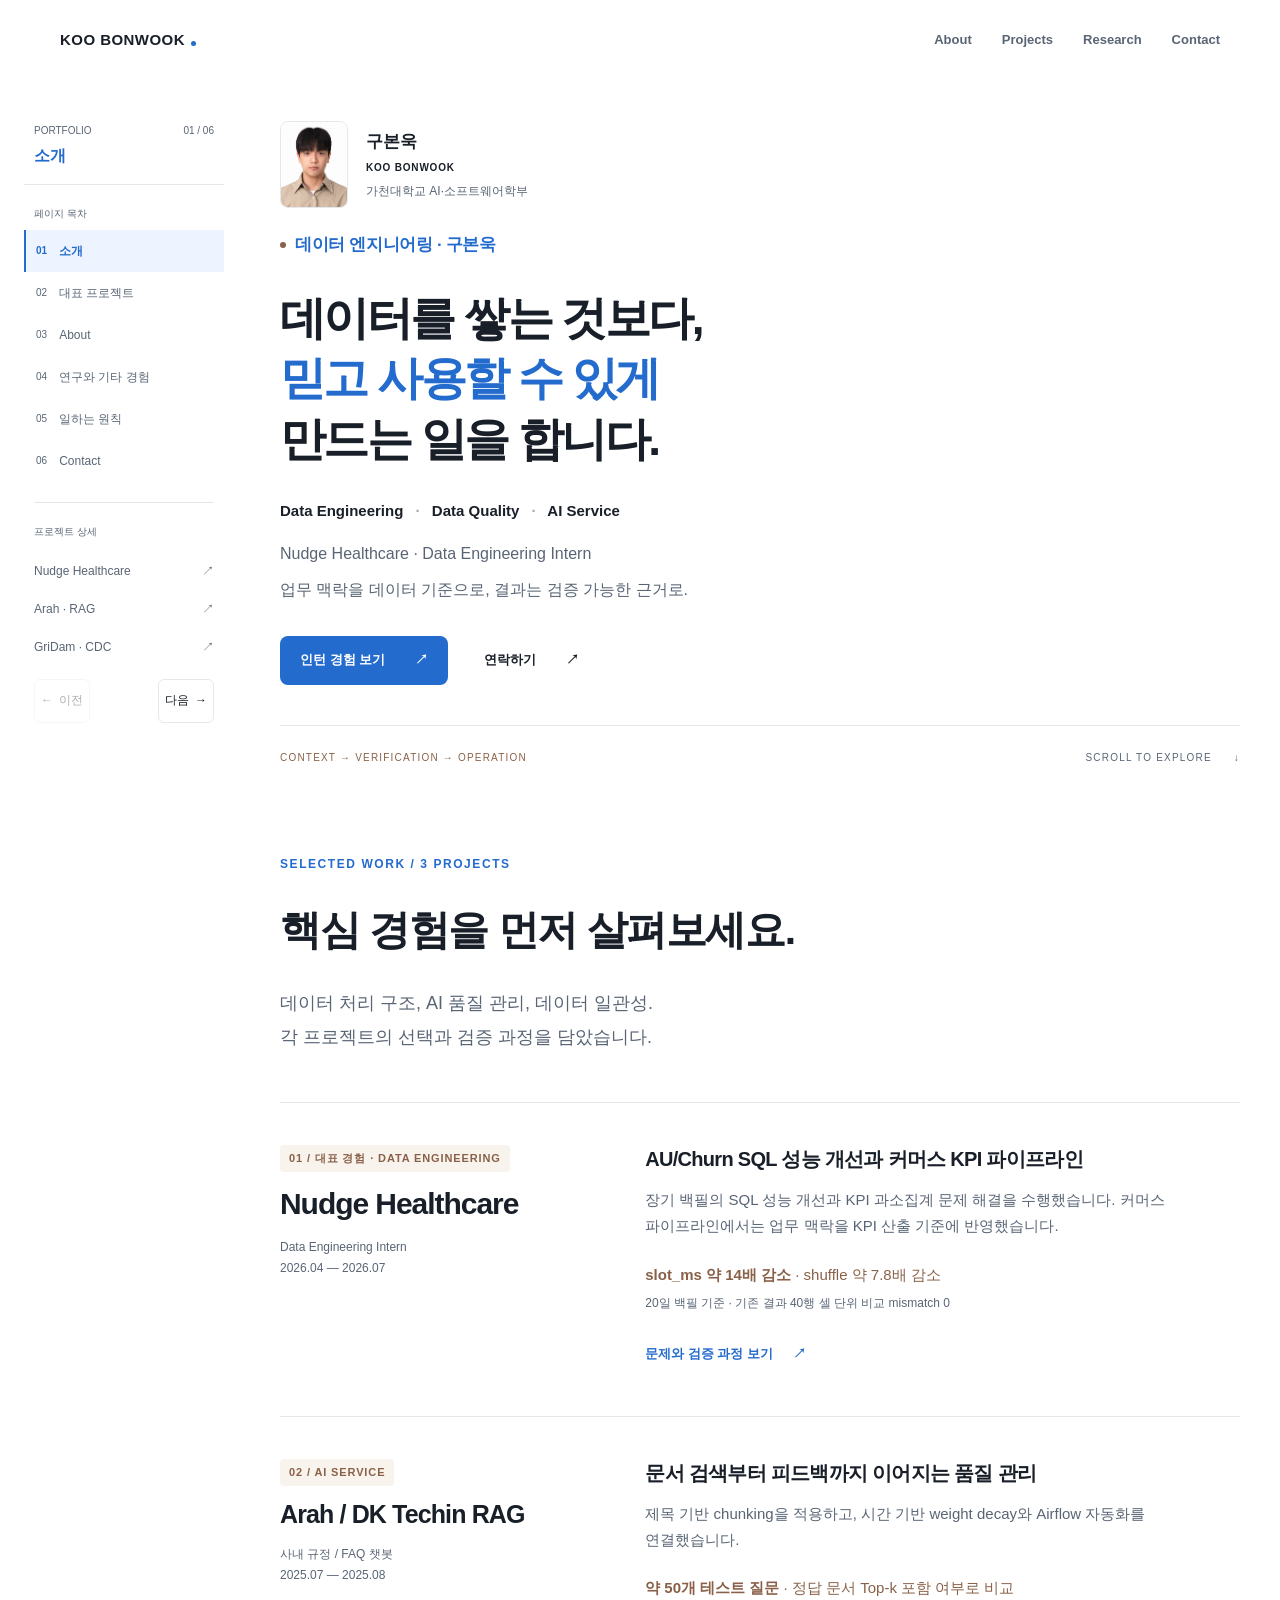
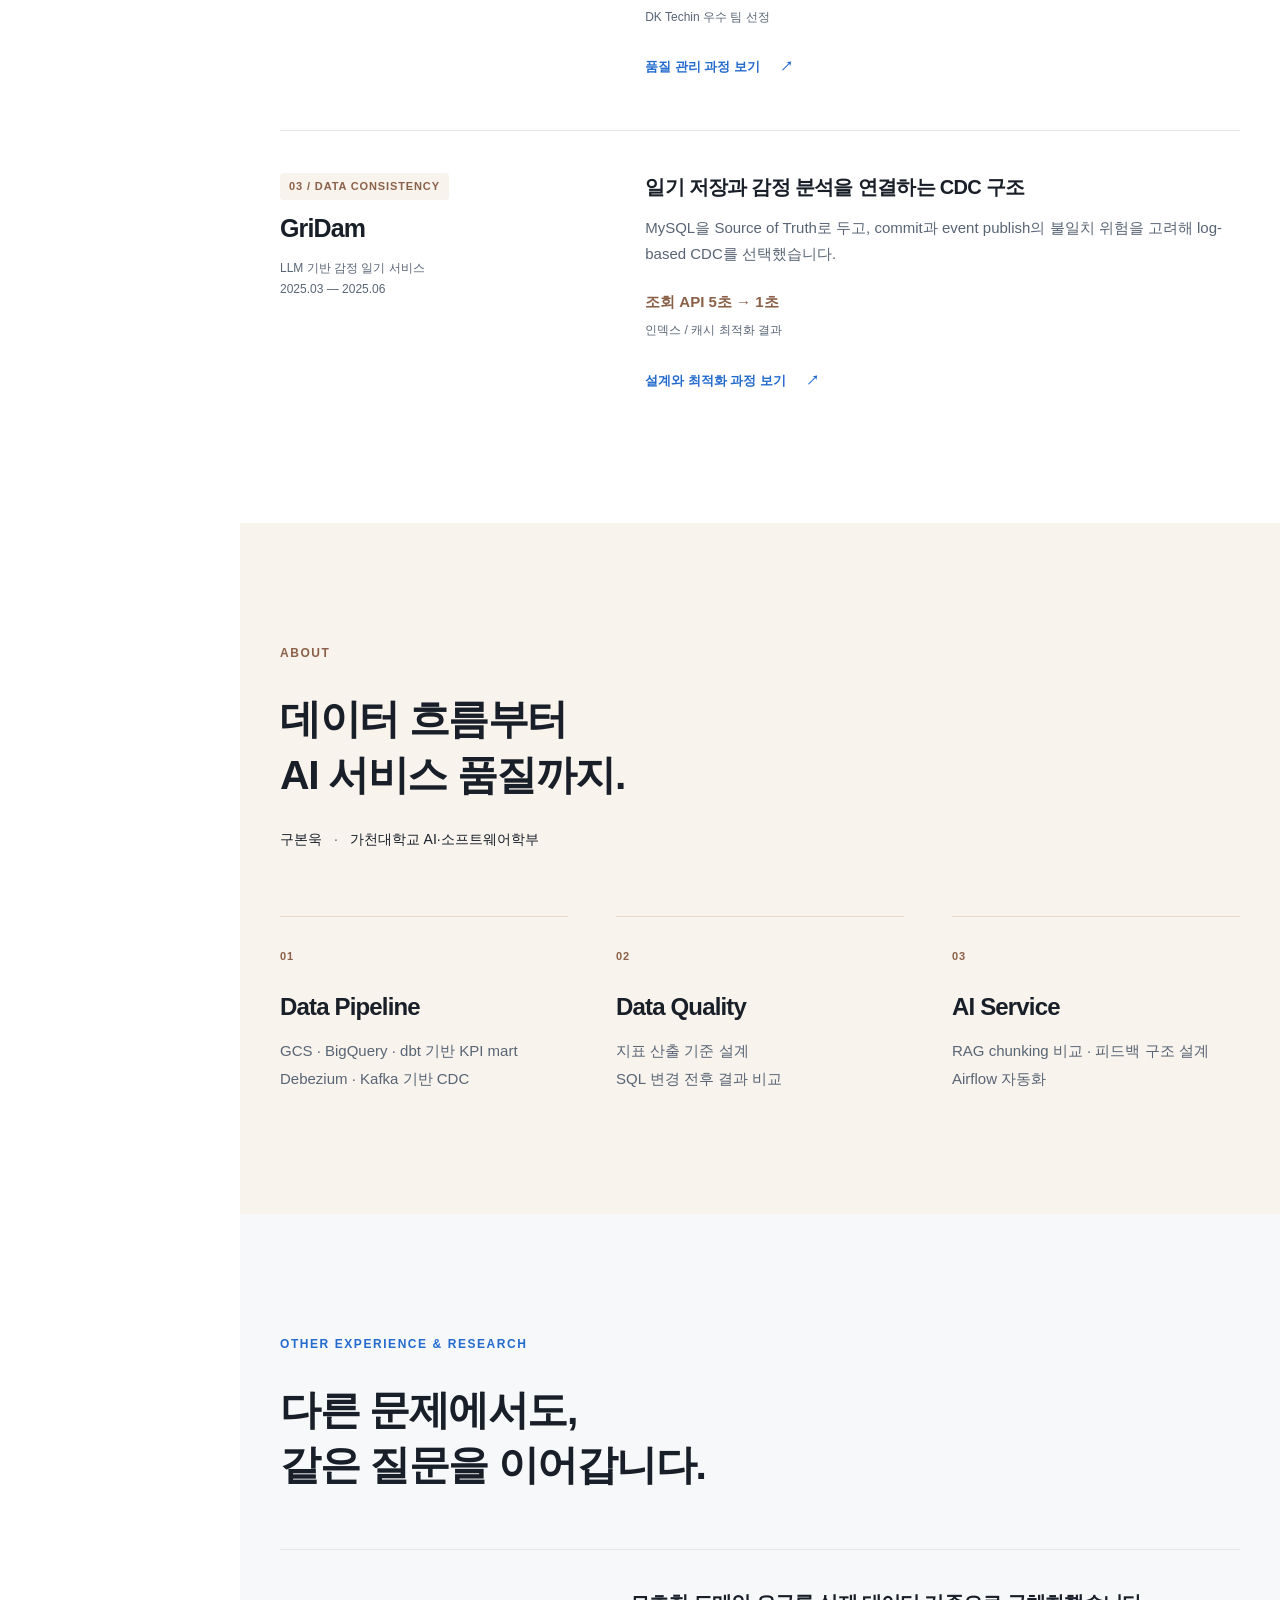
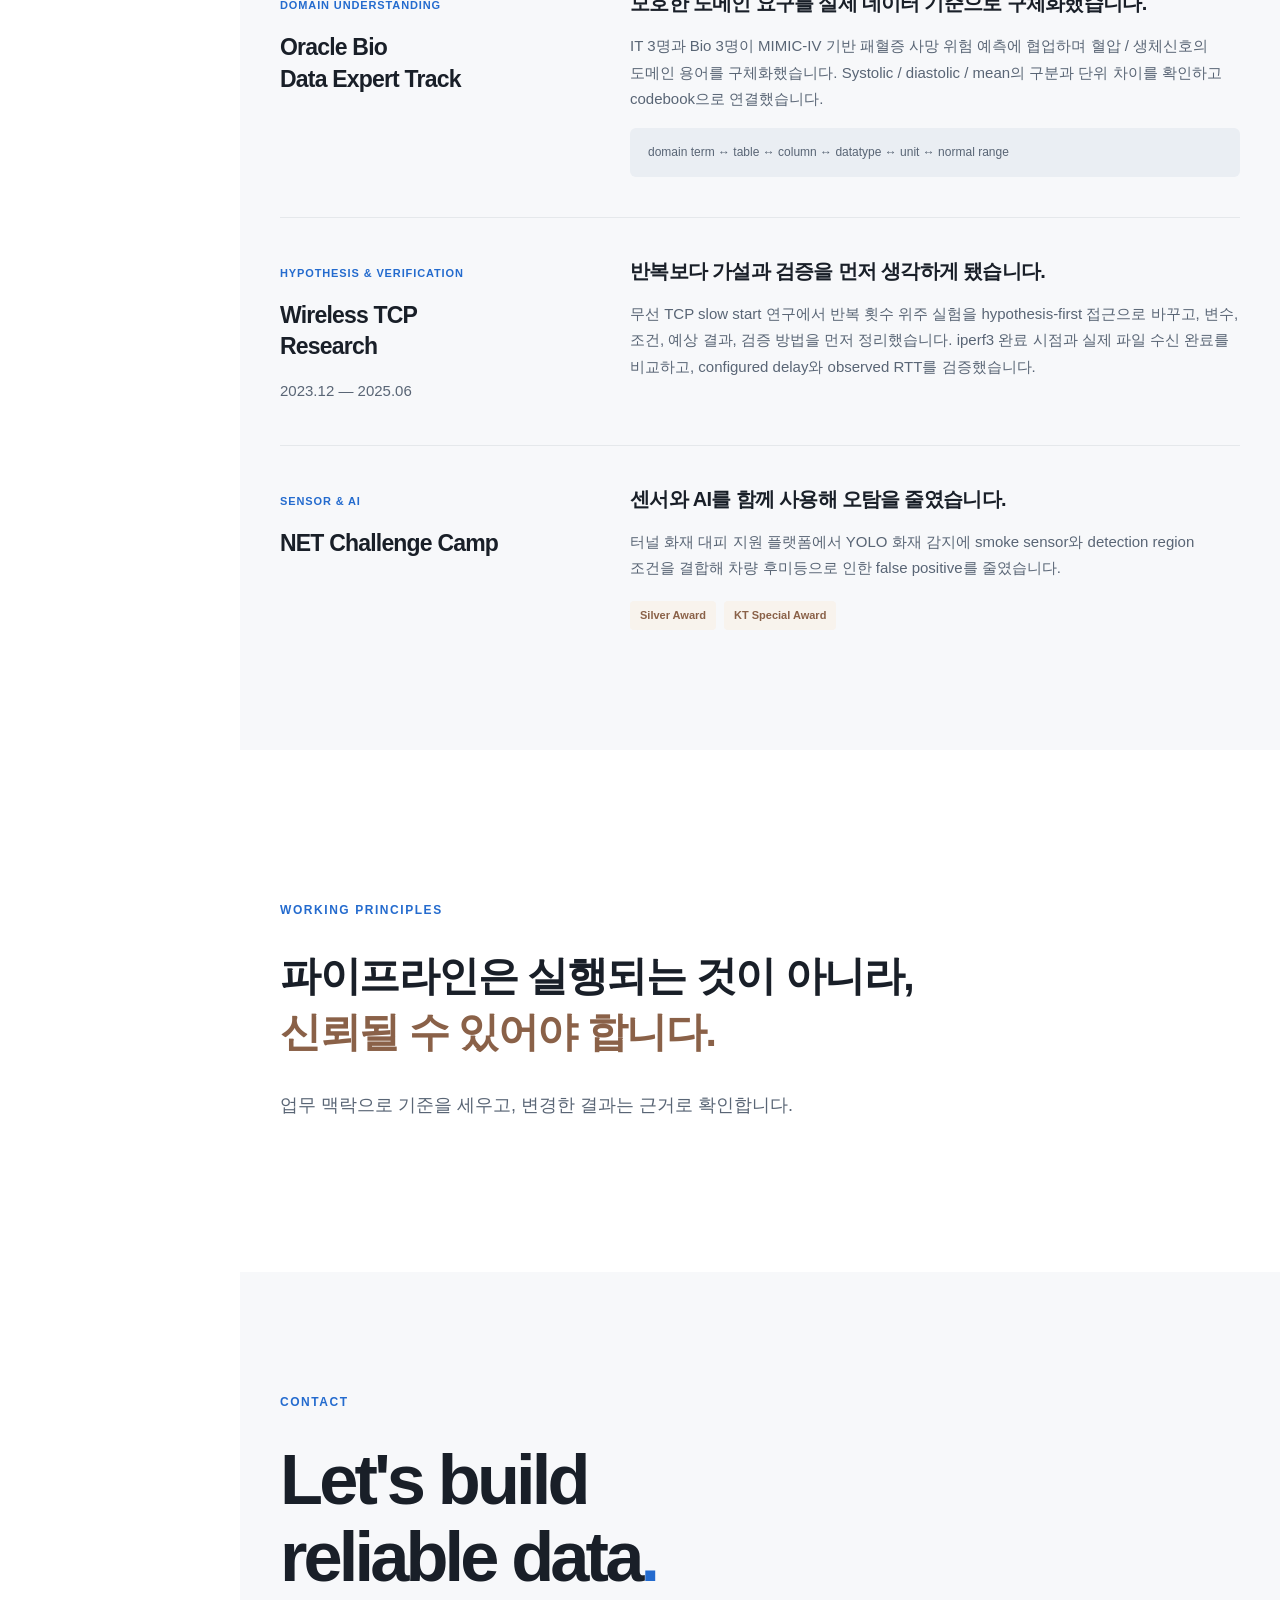
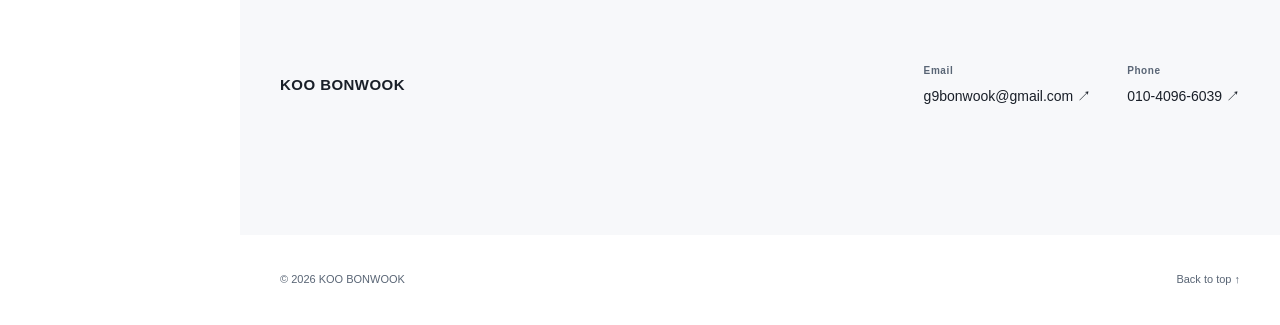
<file: index.html>
<!doctype html>
<html lang="ko">
  <head>
    <meta charset="utf-8">
    <meta name="viewport" content="width=device-width, initial-scale=1">
    <title>KOO BONWOOK | Data Engineering Portfolio</title>
    <meta name="description" content="Data Engineering, Data Quality, AI Service를 중심으로 데이터 파이프라인과 AI 서비스를 설계한 구본욱의 포트폴리오입니다.">
    <meta name="theme-color" content="#ffffff">
    <meta property="og:type" content="website">
    <meta property="og:title" content="KOO BONWOOK | Data Engineering Portfolio">
    <meta property="og:description" content="Data Engineering, Data Quality, AI Service를 중심으로 데이터 파이프라인과 AI 서비스를 설계한 구본욱의 포트폴리오입니다.">
    <meta property="og:locale" content="ko_KR">
    <link rel="stylesheet" href="css/style.css?v=4731fe007e62">
    <script src="js/main.js?v=7a9b4fb13cc6" defer></script>
  </head>
  <body class="home-page">
    <a class="skip-link" href="#main">본문으로 바로 가기</a>
    <header class="site-header">
      <div class="header-inner">
        <a class="wordmark" href="#home" aria-label="KOO BONWOOK 홈">KOO BONWOOK<span class="brand-dot" aria-hidden="true"></span></a>
        <button class="menu-toggle" type="button" aria-expanded="false" aria-controls="navigation" aria-label="메뉴 열기"><span></span><span></span></button>
        <nav id="navigation" aria-label="주 메뉴">
          <a href="#about">About</a><a href="#work">Projects</a><a href="#research">Research</a><a href="#contact">Contact</a>
        </nav>
      </div>
    </header>
    <aside class="reading-guide" aria-label="포트폴리오 목차" data-context="PORTFOLIO">
      <div class="reading-status">
        <span class="reading-caption">PORTFOLIO</span><span class="reading-count">01 / 06</span><strong class="reading-title">소개</strong>
      </div>
      <nav class="toc-navigation" aria-label="프로젝트와 본문 목차">
        <p class="toc-caption">페이지 목차</p>
        <ol class="toc-list">
          <li>
            <a href="#home" data-section data-label="소개" data-nav=""><span>01</span>소개</a>
          </li>
          <li>
            <a href="#work" data-section data-label="대표 프로젝트" data-nav="work"><span>02</span>대표 프로젝트</a>
          </li>
          <li>
            <a href="#about" data-section data-label="About" data-nav="about"><span>03</span>About</a>
          </li>
          <li>
            <a href="#research" data-section data-label="연구와 기타 경험" data-nav="research"><span>04</span>연구와 기타 경험</a>
          </li>
          <li>
            <a href="#principles" data-section data-label="일하는 원칙" data-nav=""><span>05</span>일하는 원칙</a>
          </li>
          <li>
            <a href="#contact" data-section data-label="Contact" data-nav="contact"><span>06</span>Contact</a>
          </li>
        </ol>
        <p class="toc-caption">프로젝트 상세</p>
        <ul class="project-navigation">
          <li>
            <a href="projects/nudge.html?v=5d5d25ad497e">Nudge Healthcare <span aria-hidden="true">↗</span></a>
          </li>
          <li>
            <a href="projects/arah.html?v=5d5d25ad497e">Arah · RAG <span aria-hidden="true">↗</span></a>
          </li>
          <li>
            <a href="projects/gridam.html?v=5d5d25ad497e">GriDam · CDC <span aria-hidden="true">↗</span></a>
          </li>
        </ul>
      </nav>
      <div class="reading-controls">
        <label class="sr-only" for="section-select">본문 목차 또는 다른 프로젝트로 이동</label>
        <select id="section-select">
          <optgroup label="현재 페이지">
            <option value="#home">01 / 소개</option>
            <option value="#work">02 / 대표 프로젝트</option>
            <option value="#about">03 / About</option>
            <option value="#research">04 / 연구와 기타 경험</option>
            <option value="#principles">05 / 일하는 원칙</option>
            <option value="#contact">06 / Contact</option>
          </optgroup>
          <optgroup label="프로젝트 이동">
            <option value="projects/nudge.html?v=5d5d25ad497e">Nudge Healthcare</option>
            <option value="projects/arah.html?v=5d5d25ad497e">Arah · RAG</option>
            <option value="projects/gridam.html?v=5d5d25ad497e">GriDam · CDC</option>
          </optgroup>
        </select>
        <div class="reading-pagination">
          <a class="reading-previous" href="#home" aria-disabled="true" tabindex="-1" aria-label="이전 항목 없음">← <span>이전</span></a><a class="reading-next" href="#work" aria-label="다음: 대표 프로젝트"><span>다음</span> →</a>
        </div>
      </div>
    </aside>
    <main id="main">
      <section class="hero container" id="home" aria-labelledby="hero-title">
        <div class="hero-content">
          <div class="hero-profile">
            <img class="profile-photo" src="assets/images/common/bonwook-profile.png" alt="구본욱 프로필 사진" width="1106" height="1422" fetchpriority="high">
            <div>
              <p class="profile-name">구본욱 <span>KOO BONWOOK</span></p><p class="profile-affiliation">가천대학교 AI·소프트웨어학부</p>
            </div>
          </div>
          <p class="eyebrow"><span class="status-dot" aria-hidden="true"></span> 데이터 엔지니어링 · 구본욱</p>
          <h1 id="hero-title">데이터를 쌓는 것보다,<br><span class="accent">믿고 사용할 수 있게</span><br>만드는 일을 합니다.</h1>
          <p class="hero-specialties">Data Engineering <span>·</span> Data Quality <span>·</span> AI Service</p>
          <p class="hero-description"><span class="hero-experience">Nudge Healthcare · Data Engineering Intern</span>업무 맥락을 데이터 기준으로, 결과는 검증 가능한 근거로.</p>
          <div class="hero-actions">
            <a class="button button-primary" href="projects/nudge.html?v=5d5d25ad497e">인턴 경험 보기 <span aria-hidden="true">↗</span></a><a class="button button-text" href="#contact">연락하기 <span aria-hidden="true">↗</span></a>
          </div>
        </div>
        <div class="hero-bottom">
          <span>CONTEXT → VERIFICATION → OPERATION</span><a href="#work" aria-label="대표 프로젝트로 이동">SCROLL TO EXPLORE <span aria-hidden="true">↓</span></a>
        </div>
      </section>
      <section class="section selected-work" id="work" aria-labelledby="work-title">
        <div class="container">
          <p class="eyebrow">SELECTED WORK / 3 PROJECTS</p><h2 id="work-title">핵심 경험을 먼저 살펴보세요.</h2><p class="section-intro">데이터 처리 구조, AI 품질 관리, 데이터 일관성.<br>각 프로젝트의 선택과 검증 과정을 담았습니다.</p>
          <article class="work-row work-featured" id="experience">
            <div class="work-identity">
              <span class="small-index">01 / 대표 경험 · DATA ENGINEERING</span><h3><a href="projects/nudge.html?v=5d5d25ad497e">Nudge Healthcare</a></h3><p>Data Engineering Intern<br>2026.04 — 2026.07</p>
            </div>
            <div class="work-summary">
              <h4>AU/Churn SQL 성능 개선과 커머스 KPI 파이프라인</h4><p>장기 백필의 SQL 성능 개선과 KPI 과소집계 문제 해결을 수행했습니다. 커머스 파이프라인에서는 업무 맥락을 KPI 산출 기준에 반영했습니다.</p><p class="work-evidence"><strong>slot_ms 약 14배 감소</strong><span> · shuffle 약 7.8배 감소</span></p><p class="work-note">20일 백필 기준 · 기존 결과 40행 셀 단위 비교 mismatch 0</p><a class="detail-link" href="projects/nudge.html?v=5d5d25ad497e">문제와 검증 과정 보기 <span aria-hidden="true">↗</span></a>
            </div>
          </article>
          <article class="work-row" id="projects">
            <div class="work-identity">
              <span class="small-index">02 / AI SERVICE</span><h3><a href="projects/arah.html?v=5d5d25ad497e">Arah / DK Techin RAG</a></h3><p>사내 규정 / FAQ 챗봇<br>2025.07 — 2025.08</p>
            </div>
            <div class="work-summary">
              <h4>문서 검색부터 피드백까지 이어지는 품질 관리</h4><p>제목 기반 chunking을 적용하고, 시간 기반 weight decay와 Airflow 자동화를 연결했습니다.</p><p class="work-evidence"><strong>약 50개 테스트 질문</strong> · 정답 문서 Top-k 포함 여부로 비교</p><p class="work-note">DK Techin 우수 팀 선정</p><a class="detail-link" href="projects/arah.html?v=5d5d25ad497e">품질 관리 과정 보기 <span aria-hidden="true">↗</span></a>
            </div>
          </article>
          <article class="work-row" id="gridam">
            <div class="work-identity">
              <span class="small-index">03 / DATA CONSISTENCY</span><h3><a href="projects/gridam.html?v=5d5d25ad497e">GriDam</a></h3><p>LLM 기반 감정 일기 서비스<br>2025.03 — 2025.06</p>
            </div>
            <div class="work-summary">
              <h4>일기 저장과 감정 분석을 연결하는 CDC 구조</h4><p>MySQL을 Source of Truth로 두고, commit과 event publish의 불일치 위험을 고려해 log-based CDC를 선택했습니다.</p><p class="work-evidence"><strong>조회 API 5초 → 1초</strong></p><p class="work-note">인덱스 / 캐시 최적화 결과</p><a class="detail-link" href="projects/gridam.html?v=5d5d25ad497e">설계와 최적화 과정 보기 <span aria-hidden="true">↗</span></a>
            </div>
          </article>
        </div>
      </section>
      <section class="section section-soft" id="about" aria-labelledby="about-title">
        <div class="container reveal">
          <p class="eyebrow">ABOUT</p>
          <h2 id="about-title">데이터 흐름부터<br>AI 서비스 품질까지.</h2>
          <p class="profile-line">구본욱 <span>·</span> 가천대학교 AI·소프트웨어학부</p>
          <div class="expertise-grid">
            <div class="expertise">
              <span class="small-index">01</span><h3>Data Pipeline</h3><p>GCS · BigQuery · dbt 기반 KPI mart<br>Debezium · Kafka 기반 CDC</p>
            </div>
            <div class="expertise">
              <span class="small-index">02</span><h3>Data Quality</h3><p>지표 산출 기준 설계<br>SQL 변경 전후 결과 비교</p>
            </div>
            <div class="expertise">
              <span class="small-index">03</span><h3>AI Service</h3><p>RAG chunking 비교 · 피드백 구조 설계<br>Airflow 자동화</p>
            </div>
          </div>
        </div>
      </section>
      <section class="section section-soft" id="research" aria-labelledby="research-title">
        <div class="container reveal">
          <p class="eyebrow">OTHER EXPERIENCE & RESEARCH</p><h2 id="research-title">다른 문제에서도,<br>같은 질문을 이어갑니다.</h2>
          <article class="research-row">
            <div>
              <span class="small-index">DOMAIN UNDERSTANDING</span><h3>Oracle Bio <br>Data Expert Track</h3>
            </div>
            <div>
              <h4>모호한 도메인 요구를 실제 데이터 기준으로 구체화했습니다.</h4><p>IT 3명과 Bio 3명이 MIMIC-IV 기반 패혈증 사망 위험 예측에 협업하며 혈압 / 생체신호의 도메인 용어를 구체화했습니다. Systolic / diastolic / mean의 구분과 단위 차이를 확인하고 codebook으로 연결했습니다.</p><p class="codebook">domain term ↔ table ↔ column ↔ datatype ↔ unit ↔ normal range</p>
            </div>
          </article>
          <article class="research-row" id="tcp">
            <div>
              <span class="small-index">HYPOTHESIS & VERIFICATION</span><h3>Wireless TCP <br>Research</h3><p class="date">2023.12 — 2025.06</p>
            </div>
            <div>
              <h4>반복보다 가설과 검증을 먼저 생각하게 됐습니다.</h4><p>무선 TCP slow start 연구에서 반복 횟수 위주 실험을 hypothesis-first 접근으로 바꾸고, 변수, 조건, 예상 결과, 검증 방법을 먼저 정리했습니다. iperf3 완료 시점과 실제 파일 수신 완료를 비교하고, configured delay와 observed RTT를 검증했습니다.</p>
            </div>
          </article>
          <article class="research-row" id="net">
            <div>
              <span class="small-index">SENSOR & AI</span><h3>NET Challenge Camp</h3>
            </div>
            <div>
              <h4>센서와 AI를 함께 사용해 오탐을 줄였습니다.</h4><p>터널 화재 대피 지원 플랫폼에서 YOLO 화재 감지에 smoke sensor와 detection region 조건을 결합해 차량 후미등으로 인한 false positive를 줄였습니다.</p>
              <div class="award-list">
                <span class="badge">Silver Award</span><span class="badge">KT Special Award</span>
              </div>
            </div>
          </article>
        </div>
      </section>
      <section class="section principles" id="principles" aria-labelledby="principles-title">
        <div class="container reveal">
          <p class="eyebrow">WORKING PRINCIPLES</p><h2 id="principles-title">파이프라인은 실행되는 것이 아니라,<br><span class="accent">신뢰될 수 있어야 합니다.</span></h2>
          <p class="section-intro">업무 맥락으로 기준을 세우고, 변경한 결과는 근거로 확인합니다.</p>
        </div>
      </section>
      <section class="section contact section-soft" id="contact" aria-labelledby="contact-title">
        <div class="container reveal">
          <p class="eyebrow">CONTACT</p><h2 id="contact-title">Let's build<br>reliable data<span class="accent">.</span></h2>
          <div class="contact-bottom">
            <p class="wordmark">KOO BONWOOK</p>
            <div class="contact-links">
              <a href="mailto:g9bonwook@gmail.com"><span class="contact-label">Email</span>g9bonwook@gmail.com <span aria-hidden="true">↗</span></a>
              <a href="tel:+821040966039"><span class="contact-label">Phone</span>010-4096-6039 <span aria-hidden="true">↗</span></a>
            </div>
          </div>
        </div>
      </section>
    </main>
    <footer class="container site-footer">
      <span>© 2026 KOO BONWOOK</span><a href="#home">Back to top ↑</a>
    </footer>
  </body>
</html>
</file>
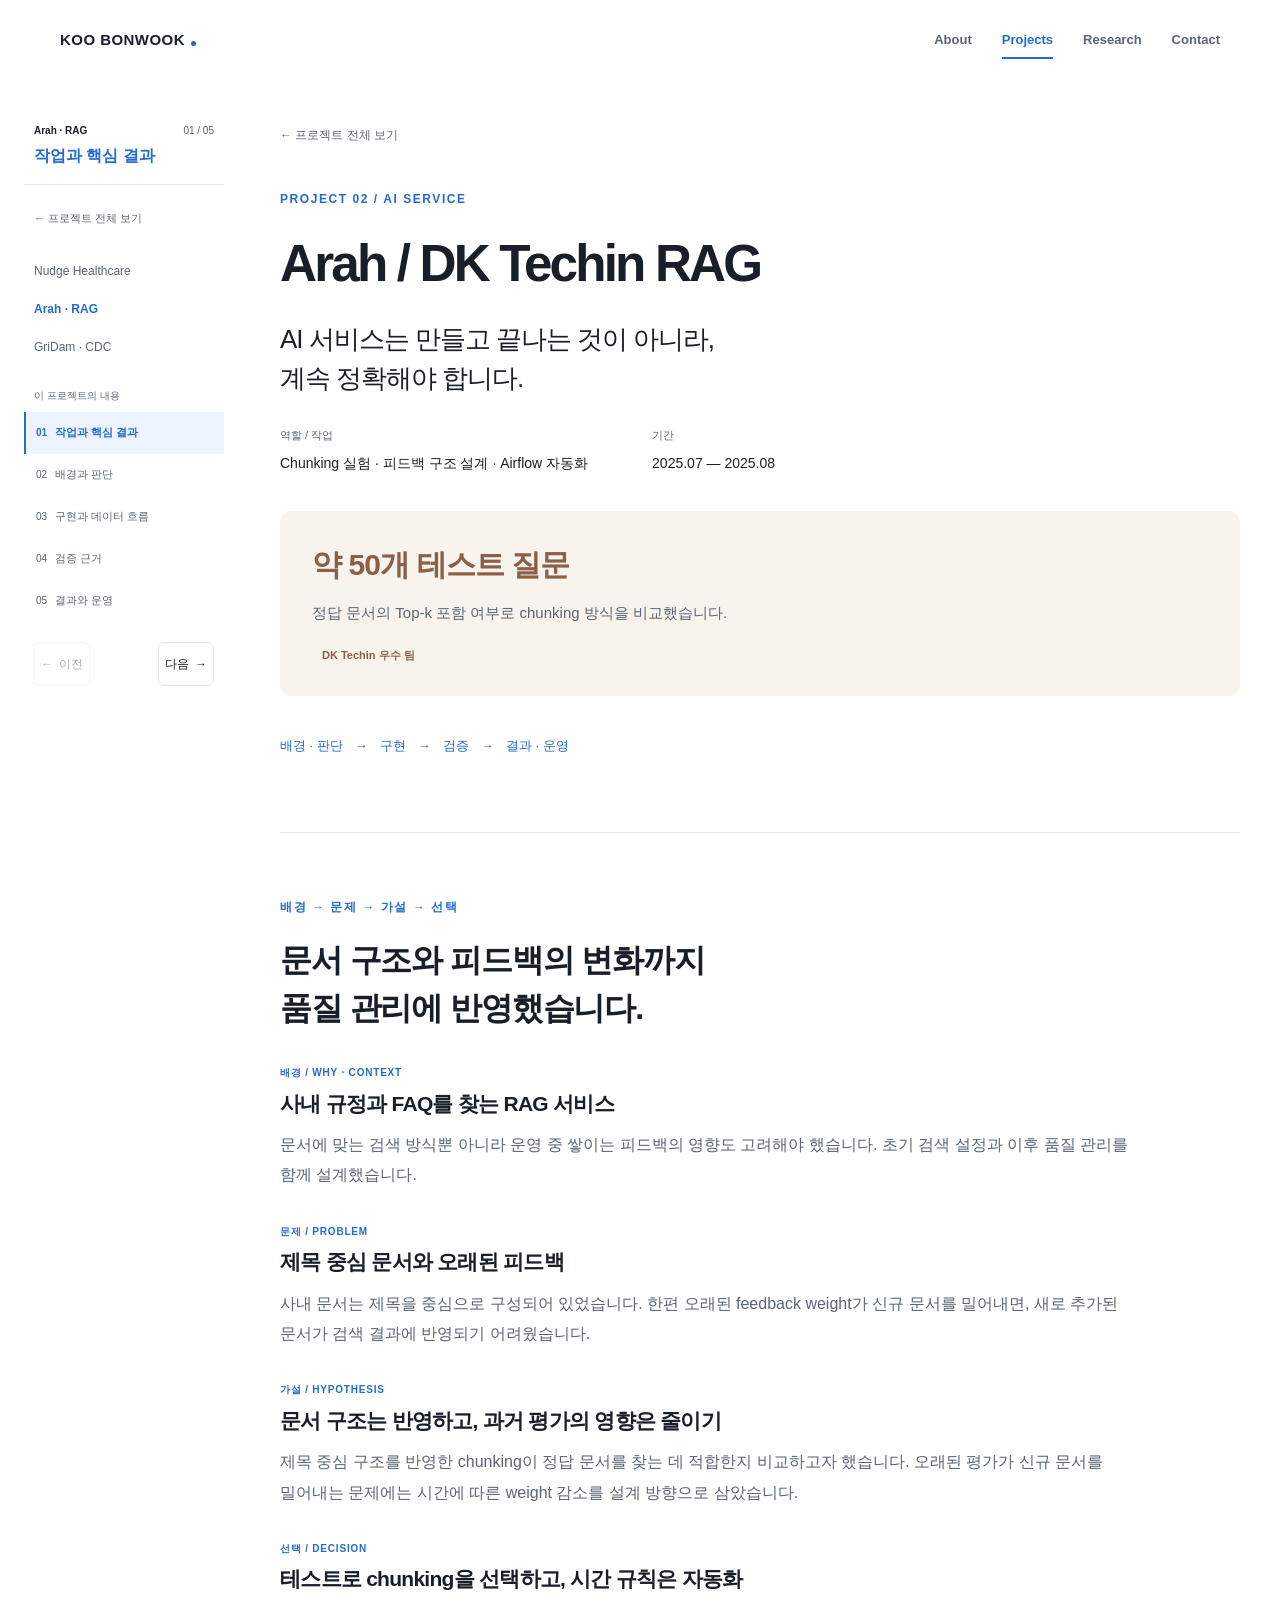
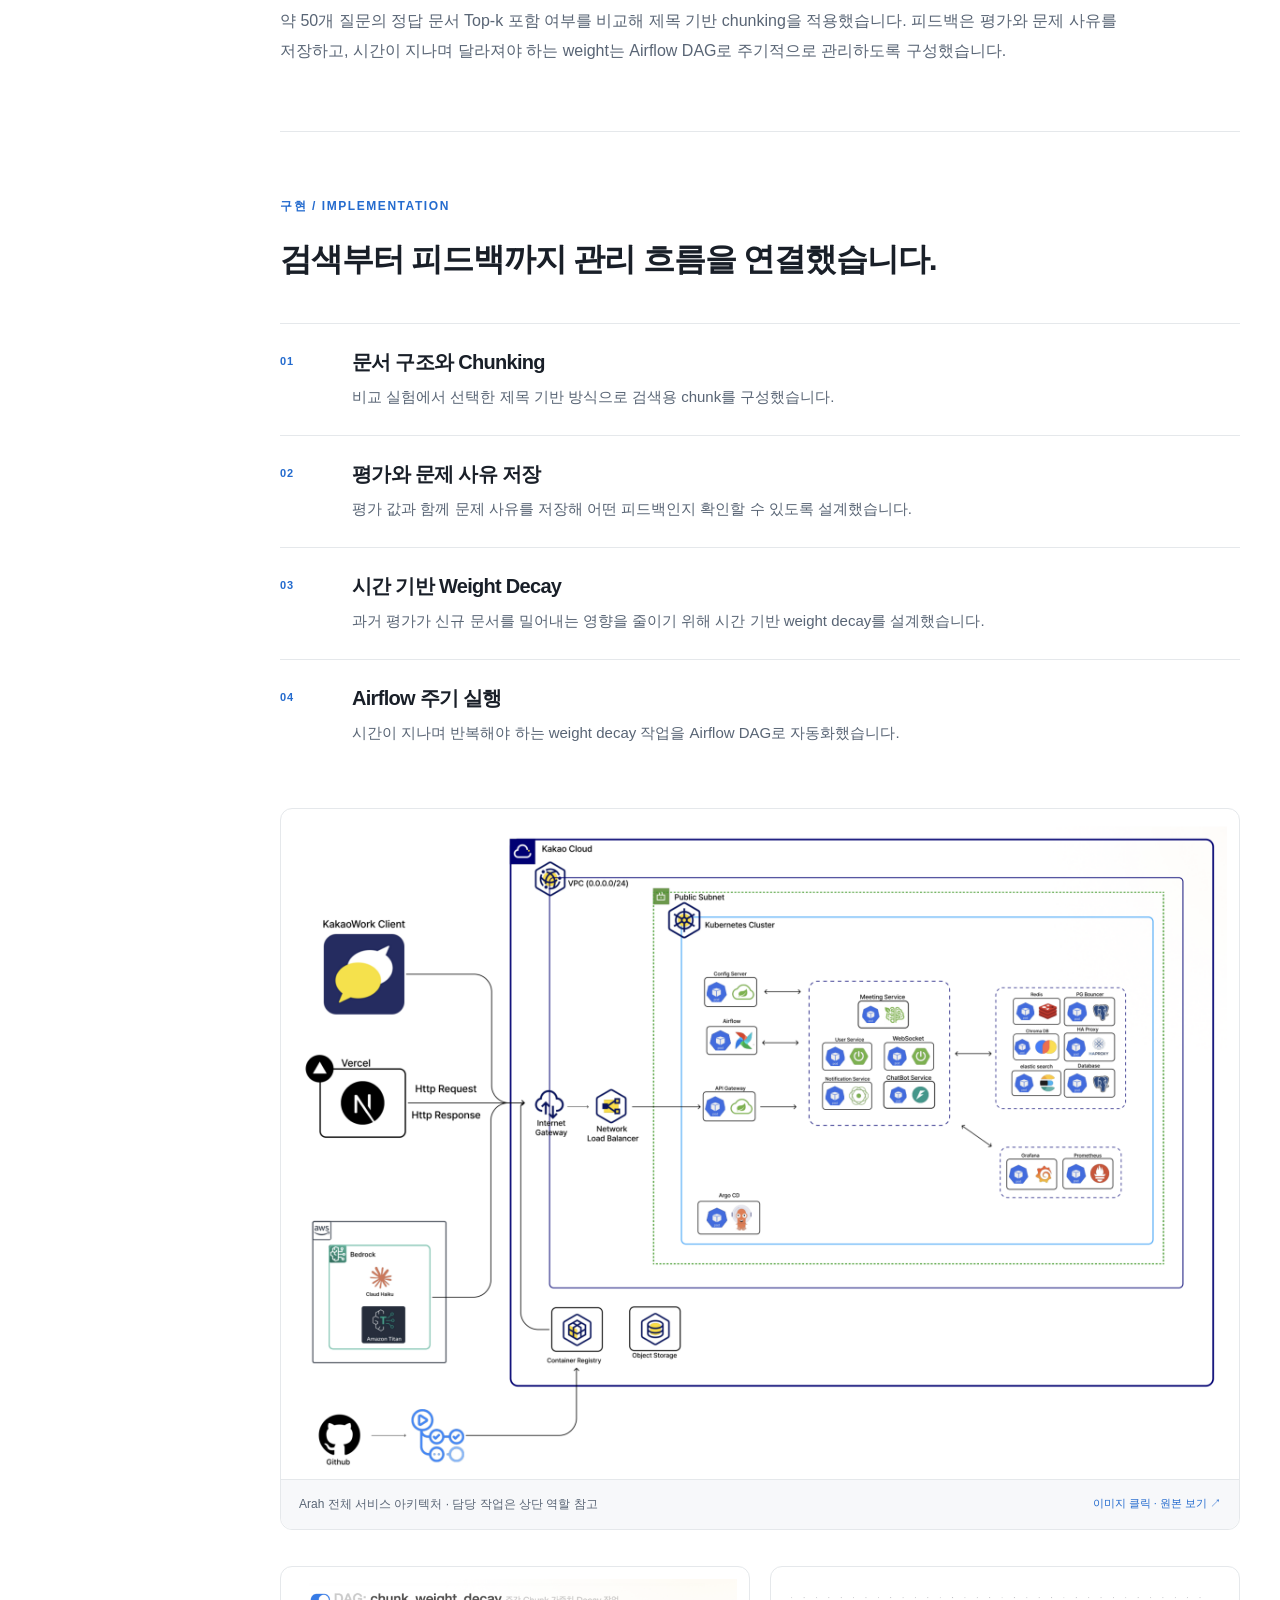
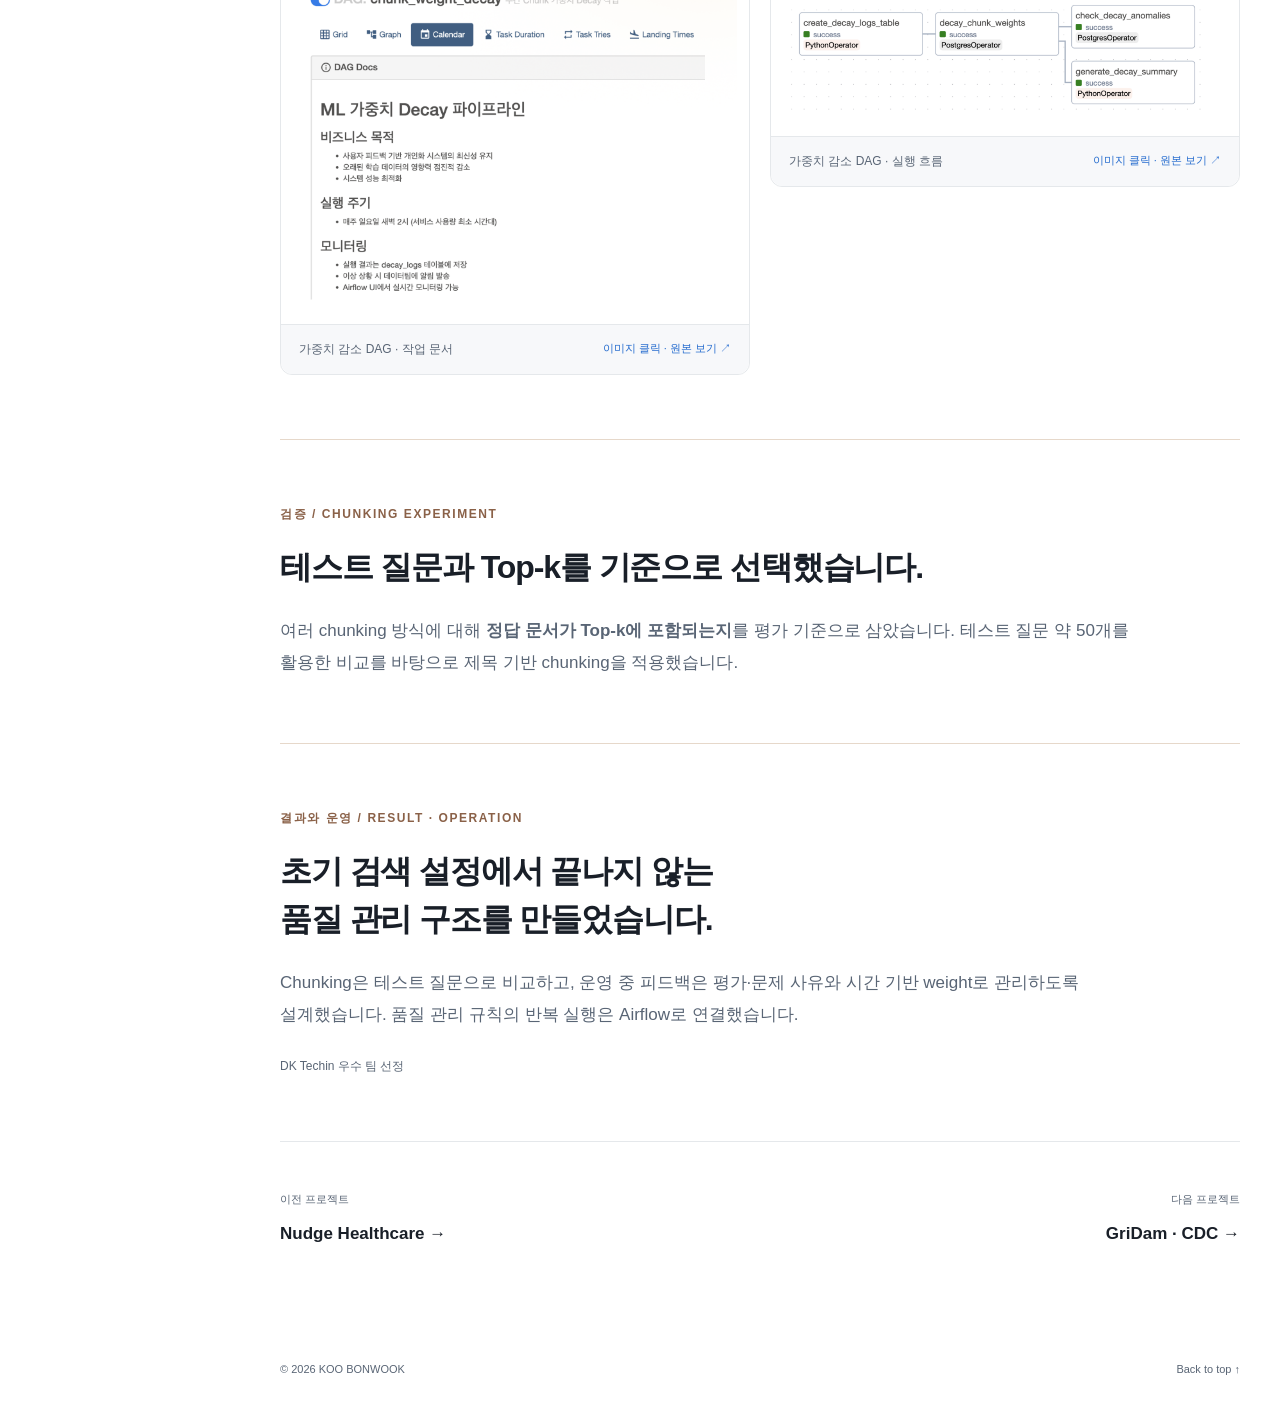
<file: projects/arah.html>
<!doctype html>
<html lang="ko">
  <head>
    <meta charset="utf-8">
    <meta name="viewport" content="width=device-width, initial-scale=1">
    <title>Arah / DK Techin RAG | KOO BONWOOK</title>
    <meta name="description" content="약 50개 질문을 통한 chunking 비교, 피드백과 weight decay, Airflow 자동화로 RAG 서비스 품질을 관리한 경험입니다.">
    <meta name="theme-color" content="#ffffff">
    <meta property="og:type" content="website">
    <meta property="og:title" content="Arah / DK Techin RAG | KOO BONWOOK">
    <meta property="og:description" content="약 50개 질문을 통한 chunking 비교, 피드백과 weight decay, Airflow 자동화로 RAG 서비스 품질을 관리한 경험입니다.">
    <meta property="og:locale" content="ko_KR">
    <link rel="stylesheet" href="../css/style.css?v=4731fe007e62">
    <script src="../js/main.js?v=7a9b4fb13cc6" defer></script>
  </head>
  <body class="project-page">
    <a class="skip-link" href="#main">본문으로 바로 가기</a>
    <header class="site-header">
      <div class="header-inner">
        <a class="wordmark" href="../index.html?v=5d5d25ad497e#home" aria-label="KOO BONWOOK 홈">KOO BONWOOK<span class="brand-dot" aria-hidden="true"></span></a>
        <button class="menu-toggle" type="button" aria-expanded="false" aria-controls="navigation" aria-label="메뉴 열기"><span></span><span></span></button>
        <nav id="navigation" aria-label="주 메뉴">
          <a href="../index.html?v=5d5d25ad497e#about">About</a><a href="../index.html?v=5d5d25ad497e#work" aria-current="location">Projects</a><a href="../index.html?v=5d5d25ad497e#research">Research</a><a href="../index.html?v=5d5d25ad497e#contact">Contact</a>
        </nav>
      </div>
    </header>
    <aside class="reading-guide" aria-label="포트폴리오 목차" data-context="Arah · RAG">
      <div class="reading-status">
        <span class="reading-caption">Arah · RAG</span><span class="reading-count">01 / 05</span><strong class="reading-title">작업과 핵심 결과</strong>
      </div>
      <nav class="toc-navigation" aria-label="프로젝트와 본문 목차">
        <a class="back-to-work" href="../index.html?v=5d5d25ad497e#work">← 프로젝트 전체 보기</a>
        <ul class="project-navigation">
          <li>
            <a href="nudge.html?v=5d5d25ad497e">Nudge Healthcare</a>
          </li>
          <li>
            <a href="arah.html?v=5d5d25ad497e" aria-current="page">Arah · RAG</a>
          </li>
          <li>
            <a href="gridam.html?v=5d5d25ad497e">GriDam · CDC</a>
          </li>
        </ul>
        <p class="toc-caption">이 프로젝트의 내용</p>
        <ol class="toc-list">
          <li>
            <a href="#overview" data-section data-label="작업과 핵심 결과" data-nav=""><span>01</span>작업과 핵심 결과</a>
          </li>
          <li>
            <a href="#context" data-section data-label="배경과 판단" data-nav=""><span>02</span>배경과 판단</a>
          </li>
          <li>
            <a href="#implementation" data-section data-label="구현과 데이터 흐름" data-nav=""><span>03</span>구현과 데이터 흐름</a>
          </li>
          <li>
            <a href="#verification" data-section data-label="검증 근거" data-nav=""><span>04</span>검증 근거</a>
          </li>
          <li>
            <a href="#result" data-section data-label="결과와 운영" data-nav=""><span>05</span>결과와 운영</a>
          </li>
        </ol>
      </nav>
      <div class="reading-controls">
        <label class="sr-only" for="section-select">본문 목차 또는 다른 프로젝트로 이동</label>
        <select id="section-select">
          <optgroup label="현재 페이지">
            <option value="#overview">01 / 작업과 핵심 결과</option>
            <option value="#context">02 / 배경과 판단</option>
            <option value="#implementation">03 / 구현과 데이터 흐름</option>
            <option value="#verification">04 / 검증 근거</option>
            <option value="#result">05 / 결과와 운영</option>
          </optgroup>
          <optgroup label="프로젝트 이동">
            <option value="nudge.html?v=5d5d25ad497e">Nudge Healthcare</option>
            <option value="gridam.html?v=5d5d25ad497e">GriDam · CDC</option>
          </optgroup>
          <option value="../index.html?v=5d5d25ad497e#work">프로젝트 전체 보기</option>
        </select>
        <div class="reading-pagination">
          <a class="reading-previous" href="#overview" aria-disabled="true" tabindex="-1" aria-label="이전 항목 없음">← <span>이전</span></a><a class="reading-next" href="#context" aria-label="다음: 배경과 판단"><span>다음</span> →</a>
        </div>
      </div>
    </aside>
    <main id="main">
      <div class="container detail-container">
        <section class="project-overview" id="overview" aria-labelledby="overview-title">
          <a class="back-to-work" href="../index.html?v=5d5d25ad497e#work">← 프로젝트 전체 보기</a><p class="eyebrow">PROJECT 02 / AI SERVICE</p><h1 id="overview-title">Arah / DK Techin RAG</h1><p class="project-statement">AI 서비스는 만들고 끝나는 것이 아니라,<br>계속 정확해야 합니다.</p>
          <dl class="project-facts">
            <div>
              <dt>역할 / 작업</dt><dd>Chunking 실험 · 피드백 구조 설계 · Airflow 자동화</dd>
            </div>
            <div>
              <dt>기간</dt><dd>2025.07 — 2025.08</dd>
            </div>
          </dl>
          <div class="outcome-summary">
            <strong>약 50개 테스트 질문</strong><p>정답 문서의 Top-k 포함 여부로 chunking 방식을 비교했습니다.</p><span class="badge">DK Techin 우수 팀</span>
          </div>
          <nav class="case-outline" aria-label="프로젝트 핵심 흐름"><a href="#context">배경 · 판단</a><span aria-hidden="true">→</span><a href="#implementation">구현</a><span aria-hidden="true">→</span><a href="#verification">검증</a><span aria-hidden="true">→</span><a href="#result">결과 · 운영</a></nav>
        </section>
        <section class="detail-section" id="context" aria-labelledby="context-title">
          <p class="eyebrow">배경 → 문제 → 가설 → 선택</p><h2 id="context-title">문서 구조와 피드백의 변화까지<br>품질 관리에 반영했습니다.</h2>
          <div class="decision-part">
            <p class="stage-label">배경 / WHY · CONTEXT</p><h3>사내 규정과 FAQ를 찾는 RAG 서비스</h3><p>문서에 맞는 검색 방식뿐 아니라 운영 중 쌓이는 피드백의 영향도 고려해야 했습니다. 초기 검색 설정과 이후 품질 관리를 함께 설계했습니다.</p>
          </div>
          <div class="decision-part">
            <p class="stage-label">문제 / PROBLEM</p><h3>제목 중심 문서와 오래된 피드백</h3><p>사내 문서는 제목을 중심으로 구성되어 있었습니다. 한편 오래된 feedback weight가 신규 문서를 밀어내면, 새로 추가된 문서가 검색 결과에 반영되기 어려웠습니다.</p>
          </div>
          <div class="decision-part">
            <p class="stage-label">가설 / HYPOTHESIS</p><h3>문서 구조는 반영하고, 과거 평가의 영향은 줄이기</h3><p>제목 중심 구조를 반영한 chunking이 정답 문서를 찾는 데 적합한지 비교하고자 했습니다. 오래된 평가가 신규 문서를 밀어내는 문제에는 시간에 따른 weight 감소를 설계 방향으로 삼았습니다.</p>
          </div>
          <div class="decision-part">
            <p class="stage-label">선택 / DECISION</p><h3>테스트로 chunking을 선택하고, 시간 규칙은 자동화</h3><p>약 50개 질문의 정답 문서 Top-k 포함 여부를 비교해 제목 기반 chunking을 적용했습니다. 피드백은 평가와 문제 사유를 저장하고, 시간이 지나며 달라져야 하는 weight는 Airflow DAG로 주기적으로 관리하도록 구성했습니다.</p>
          </div>

        </section>
        <section class="detail-section" id="implementation" aria-labelledby="implementation-title">
          <p class="eyebrow">구현 / IMPLEMENTATION</p><h2 id="implementation-title">검색부터 피드백까지 관리 흐름을 연결했습니다.</h2>
          <ol class="process-list">
            <li>
              <span class="small-index">01</span>
              <div>
                <h3>문서 구조와 Chunking</h3><p>비교 실험에서 선택한 제목 기반 방식으로 검색용 chunk를 구성했습니다.</p>
              </div>
            </li>
            <li>
              <span class="small-index">02</span>
              <div>
                <h3>평가와 문제 사유 저장</h3><p>평가 값과 함께 문제 사유를 저장해 어떤 피드백인지 확인할 수 있도록 설계했습니다.</p>
              </div>
            </li>
            <li>
              <span class="small-index">03</span>
              <div>
                <h3>시간 기반 Weight Decay</h3><p>과거 평가가 신규 문서를 밀어내는 영향을 줄이기 위해 시간 기반 weight decay를 설계했습니다.</p>
              </div>
            </li>
            <li>
              <span class="small-index">04</span>
              <div>
                <h3>Airflow 주기 실행</h3><p>시간이 지나며 반복해야 하는 weight decay 작업을 Airflow DAG로 자동화했습니다.</p>
              </div>
            </li>
          </ol>
          <figure class="project-figure">
            <a class="project-image-link" href="../assets/images/arah/architecture.png" target="_blank" rel="noopener" aria-label="Arah 서비스 아키텍처 원본 보기 (새 탭)">
              <img class="project-image" src="../assets/images/arah/architecture.png" alt="KakaoWork와 웹 클라이언트, Kakao Cloud Kubernetes의 챗봇 서비스 및 Airflow, 데이터 저장소와 AWS Bedrock을 연결한 Arah 서비스 아키텍처" width="1996" height="1382" loading="lazy" decoding="async">
            </a>
            <figcaption><span>Arah 전체 서비스 아키텍처 · 담당 작업은 상단 역할 참고</span><span class="image-hint">이미지 클릭 · 원본 보기 ↗</span></figcaption>
          </figure>
          <div class="dag-gallery" aria-label="Arah Airflow DAG 문서와 실행 흐름">
            <figure class="project-figure">
              <a class="project-image-link" href="../assets/images/arah/Arah_DAG1.png" target="_blank" rel="noopener" aria-label="Arah 가중치 감소 DAG 문서 원본 보기 (새 탭)">
                <img class="project-image" src="../assets/images/arah/Arah_DAG1.png" alt="chunk_weight_decay DAG의 목적, 실행 주기와 모니터링을 설명하는 Airflow 문서 화면" width="1384" height="1036" loading="lazy" decoding="async">
              </a>
              <figcaption><span>가중치 감소 DAG · 작업 문서</span><span class="image-hint">이미지 클릭 · 원본 보기 ↗</span></figcaption>
            </figure>
            <figure class="project-figure">
              <a class="project-image-link" href="../assets/images/arah/Arah_DAG2.png" target="_blank" rel="noopener" aria-label="Arah 가중치 감소 DAG 실행 흐름 원본 보기 (새 탭)">
                <img class="project-image" src="../assets/images/arah/Arah_DAG2.png" alt="로그 테이블 생성, chunk 가중치 감소, 이상 확인과 요약 생성으로 이어지는 Airflow DAG 실행 그래프" width="1648" height="538" loading="lazy" decoding="async">
              </a>
              <figcaption><span>가중치 감소 DAG · 실행 흐름</span><span class="image-hint">이미지 클릭 · 원본 보기 ↗</span></figcaption>
            </figure>
          </div>
        </section>
        <section class="detail-section evidence-section" id="verification" aria-labelledby="verification-title">
          <p class="eyebrow">검증 / CHUNKING EXPERIMENT</p><h2 id="verification-title">테스트 질문과 Top-k를 기준으로 선택했습니다.</h2><p class="detail-copy">여러 chunking 방식에 대해 <strong>정답 문서가 Top-k에 포함되는지</strong>를 평가 기준으로 삼았습니다. 테스트 질문 약 50개를 활용한 비교를 바탕으로 제목 기반 chunking을 적용했습니다.</p>
        </section>
        <section class="detail-section evidence-section" id="result" aria-labelledby="result-title">
          <p class="eyebrow">결과와 운영 / RESULT · OPERATION</p><h2 id="result-title">초기 검색 설정에서 끝나지 않는<br>품질 관리 구조를 만들었습니다.</h2><p class="detail-copy">Chunking은 테스트 질문으로 비교하고, 운영 중 피드백은 평가·문제 사유와 시간 기반 weight로 관리하도록 설계했습니다. 품질 관리 규칙의 반복 실행은 Airflow로 연결했습니다.</p><p class="metric-note">DK Techin 우수 팀 선정</p>
        </section>
        <nav class="project-pager" aria-label="프로젝트 이동">
          <a href="nudge.html?v=5d5d25ad497e"><span>이전 프로젝트</span><strong>Nudge Healthcare →</strong></a><a href="gridam.html?v=5d5d25ad497e"><span>다음 프로젝트</span><strong>GriDam · CDC →</strong></a>
        </nav>
      </div>
    </main>
    <footer class="container site-footer">
      <span>© 2026 KOO BONWOOK</span><a href="#overview">Back to top ↑</a>
    </footer>
  </body>
</html>
</file>
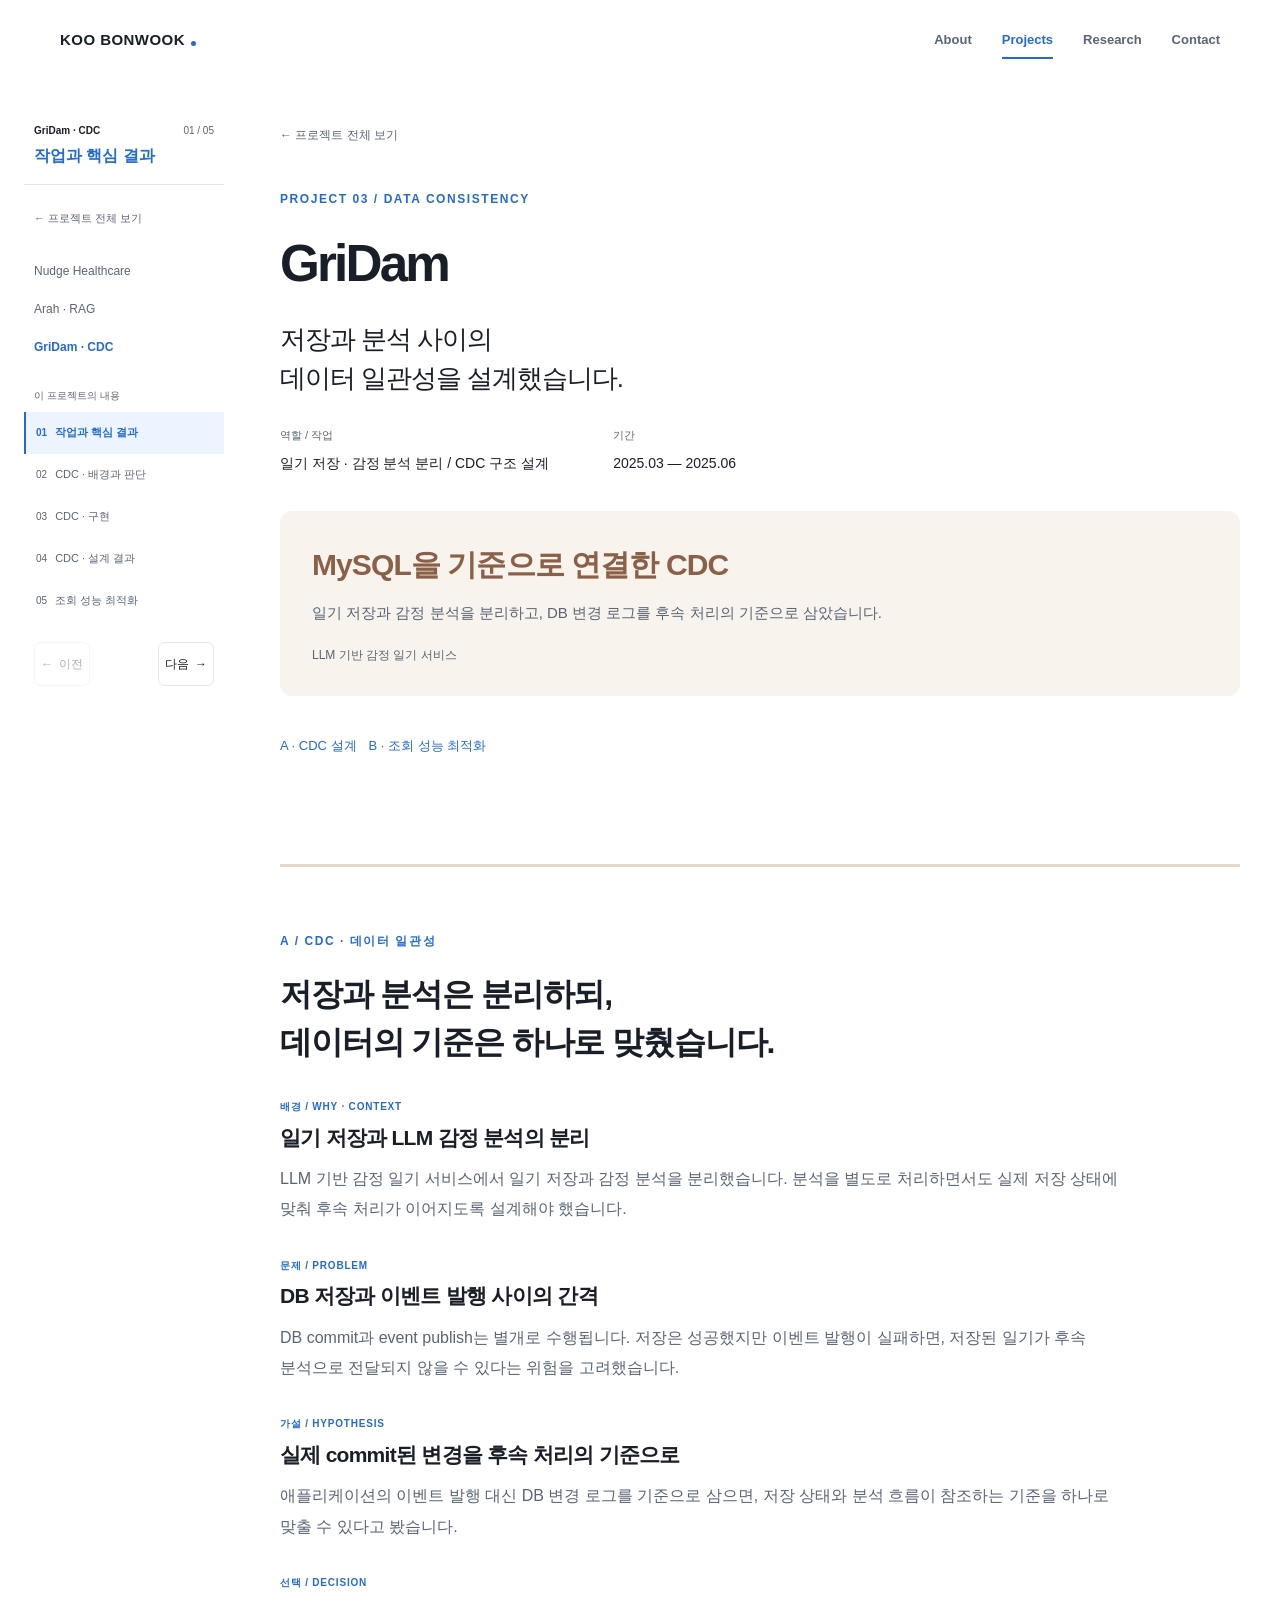
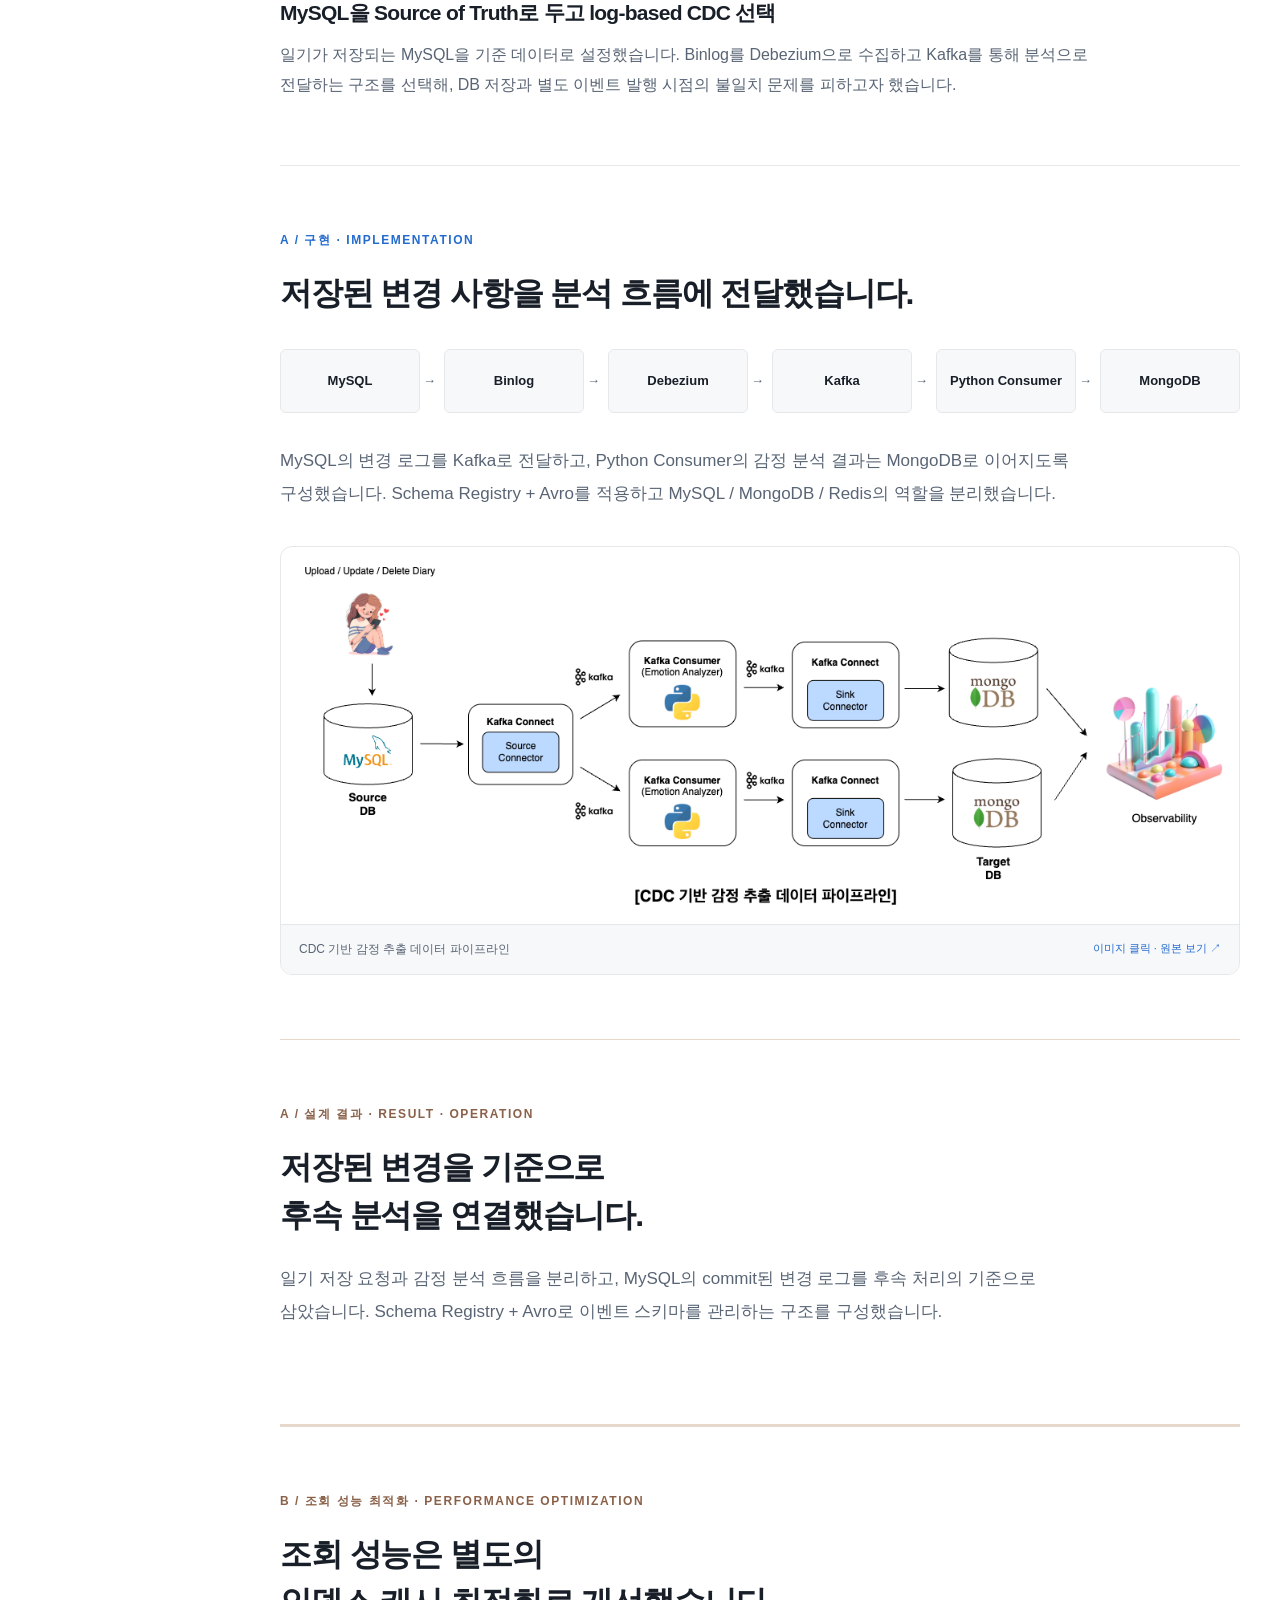
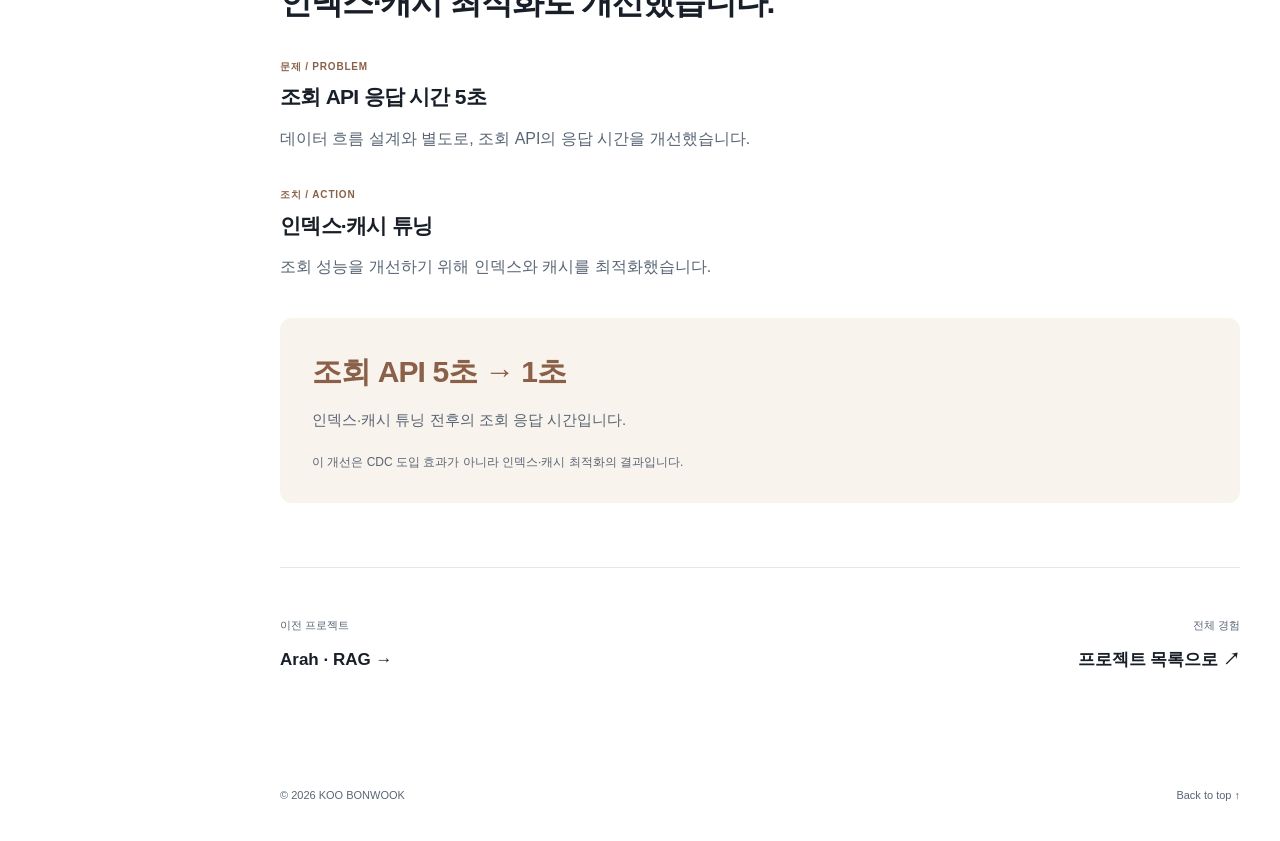
<file: projects/gridam.html>
<!doctype html>
<html lang="ko">
  <head>
    <meta charset="utf-8">
    <meta name="viewport" content="width=device-width, initial-scale=1">
    <title>GriDam | KOO BONWOOK</title>
    <meta name="description" content="MySQL 기반 log-based CDC로 일기 저장과 감정 분석을 분리하고, 인덱스와 캐시 최적화로 조회 API를 개선한 경험입니다.">
    <meta name="theme-color" content="#ffffff">
    <meta property="og:type" content="website">
    <meta property="og:title" content="GriDam | KOO BONWOOK">
    <meta property="og:description" content="MySQL 기반 log-based CDC로 일기 저장과 감정 분석을 분리하고, 인덱스와 캐시 최적화로 조회 API를 개선한 경험입니다.">
    <meta property="og:locale" content="ko_KR">
    <link rel="stylesheet" href="../css/style.css?v=4731fe007e62">
    <script src="../js/main.js?v=7a9b4fb13cc6" defer></script>
  </head>
  <body class="project-page">
    <a class="skip-link" href="#main">본문으로 바로 가기</a>
    <header class="site-header">
      <div class="header-inner">
        <a class="wordmark" href="../index.html?v=5d5d25ad497e#home" aria-label="KOO BONWOOK 홈">KOO BONWOOK<span class="brand-dot" aria-hidden="true"></span></a>
        <button class="menu-toggle" type="button" aria-expanded="false" aria-controls="navigation" aria-label="메뉴 열기"><span></span><span></span></button>
        <nav id="navigation" aria-label="주 메뉴">
          <a href="../index.html?v=5d5d25ad497e#about">About</a><a href="../index.html?v=5d5d25ad497e#work" aria-current="location">Projects</a><a href="../index.html?v=5d5d25ad497e#research">Research</a><a href="../index.html?v=5d5d25ad497e#contact">Contact</a>
        </nav>
      </div>
    </header>
    <aside class="reading-guide" aria-label="포트폴리오 목차" data-context="GriDam · CDC">
      <div class="reading-status">
        <span class="reading-caption">GriDam · CDC</span><span class="reading-count">01 / 05</span><strong class="reading-title">작업과 핵심 결과</strong>
      </div>
      <nav class="toc-navigation" aria-label="프로젝트와 본문 목차">
        <a class="back-to-work" href="../index.html?v=5d5d25ad497e#work">← 프로젝트 전체 보기</a>
        <ul class="project-navigation">
          <li>
            <a href="nudge.html?v=5d5d25ad497e">Nudge Healthcare</a>
          </li>
          <li>
            <a href="arah.html?v=5d5d25ad497e">Arah · RAG</a>
          </li>
          <li>
            <a href="gridam.html?v=5d5d25ad497e" aria-current="page">GriDam · CDC</a>
          </li>
        </ul>
        <p class="toc-caption">이 프로젝트의 내용</p>
        <ol class="toc-list">
          <li>
            <a href="#overview" data-section data-label="작업과 핵심 결과" data-nav=""><span>01</span>작업과 핵심 결과</a>
          </li>
          <li>
            <a href="#context" data-section data-label="CDC · 배경과 판단" data-nav=""><span>02</span>CDC · 배경과 판단</a>
          </li>
          <li>
            <a href="#implementation" data-section data-label="CDC · 구현" data-nav=""><span>03</span>CDC · 구현</a>
          </li>
          <li>
            <a href="#verification" data-section data-label="CDC · 설계 결과" data-nav=""><span>04</span>CDC · 설계 결과</a>
          </li>
          <li>
            <a href="#result" data-section data-label="조회 성능 최적화" data-nav=""><span>05</span>조회 성능 최적화</a>
          </li>
        </ol>
      </nav>
      <div class="reading-controls">
        <label class="sr-only" for="section-select">본문 목차 또는 다른 프로젝트로 이동</label>
        <select id="section-select">
          <optgroup label="현재 페이지">
            <option value="#overview">01 / 작업과 핵심 결과</option>
            <option value="#context">02 / CDC · 배경과 판단</option>
            <option value="#implementation">03 / CDC · 구현</option>
            <option value="#verification">04 / CDC · 설계 결과</option>
            <option value="#result">05 / 조회 성능 최적화</option>
          </optgroup>
          <optgroup label="프로젝트 이동">
            <option value="nudge.html?v=5d5d25ad497e">Nudge Healthcare</option>
            <option value="arah.html?v=5d5d25ad497e">Arah · RAG</option>
          </optgroup>
          <option value="../index.html?v=5d5d25ad497e#work">프로젝트 전체 보기</option>
        </select>
        <div class="reading-pagination">
          <a class="reading-previous" href="#overview" aria-disabled="true" tabindex="-1" aria-label="이전 항목 없음">← <span>이전</span></a><a class="reading-next" href="#context" aria-label="다음: CDC · 배경과 판단"><span>다음</span> →</a>
        </div>
      </div>
    </aside>
    <main id="main">
      <div class="container detail-container">
        <section class="project-overview" id="overview" aria-labelledby="overview-title">
          <a class="back-to-work" href="../index.html?v=5d5d25ad497e#work">← 프로젝트 전체 보기</a><p class="eyebrow">PROJECT 03 / DATA CONSISTENCY</p><h1 id="overview-title">GriDam</h1><p class="project-statement">저장과 분석 사이의<br>데이터 일관성을 설계했습니다.</p>
          <dl class="project-facts">
            <div>
              <dt>역할 / 작업</dt><dd>일기 저장 · 감정 분석 분리 / CDC 구조 설계</dd>
            </div>
            <div>
              <dt>기간</dt><dd>2025.03 — 2025.06</dd>
            </div>
          </dl>
          <div class="outcome-summary">
            <strong>MySQL을 기준으로 연결한 CDC</strong><p>일기 저장과 감정 분석을 분리하고, DB 변경 로그를 후속 처리의 기준으로 삼았습니다.</p><span class="outcome-context">LLM 기반 감정 일기 서비스</span>
          </div>
          <nav class="case-outline" aria-label="프로젝트 핵심 흐름"><a href="#context">A · CDC 설계</a><a href="#result">B · 조회 성능 최적화</a></nav>
        </section>
        <section class="detail-section case-start" id="context" aria-labelledby="context-title">
          <p class="eyebrow">A / CDC · 데이터 일관성</p><h2 id="context-title">저장과 분석은 분리하되,<br>데이터의 기준은 하나로 맞췄습니다.</h2>
          <div class="decision-part">
            <p class="stage-label">배경 / WHY · CONTEXT</p><h3>일기 저장과 LLM 감정 분석의 분리</h3><p>LLM 기반 감정 일기 서비스에서 일기 저장과 감정 분석을 분리했습니다. 분석을 별도로 처리하면서도 실제 저장 상태에 맞춰 후속 처리가 이어지도록 설계해야 했습니다.</p>
          </div>
          <div class="decision-part">
            <p class="stage-label">문제 / PROBLEM</p><h3>DB 저장과 이벤트 발행 사이의 간격</h3><p>DB commit과 event publish는 별개로 수행됩니다. 저장은 성공했지만 이벤트 발행이 실패하면, 저장된 일기가 후속 분석으로 전달되지 않을 수 있다는 위험을 고려했습니다.</p>
          </div>
          <div class="decision-part">
            <p class="stage-label">가설 / HYPOTHESIS</p><h3>실제 commit된 변경을 후속 처리의 기준으로</h3><p>애플리케이션의 이벤트 발행 대신 DB 변경 로그를 기준으로 삼으면, 저장 상태와 분석 흐름이 참조하는 기준을 하나로 맞출 수 있다고 봤습니다.</p>
          </div>
          <div class="decision-part">
            <p class="stage-label">선택 / DECISION</p><h3>MySQL을 Source of Truth로 두고 log-based CDC 선택</h3><p>일기가 저장되는 MySQL을 기준 데이터로 설정했습니다. Binlog를 Debezium으로 수집하고 Kafka를 통해 분석으로 전달하는 구조를 선택해, DB 저장과 별도 이벤트 발행 시점의 불일치 문제를 피하고자 했습니다.</p>
          </div>

        </section>
        <section class="detail-section" id="implementation" aria-labelledby="implementation-title">
          <p class="eyebrow">A / 구현 · IMPLEMENTATION</p><h2 id="implementation-title">저장된 변경 사항을 분석 흐름에 전달했습니다.</h2>
          <ol class="flow flow-six" aria-label="CDC 데이터 흐름">
            <li>
              MySQL
            </li>
            <li>
              Binlog
            </li>
            <li>
              Debezium
            </li>
            <li>
              Kafka
            </li>
            <li>
              Python Consumer
            </li>
            <li>
              MongoDB
            </li>
          </ol>
          <p class="detail-copy">MySQL의 변경 로그를 Kafka로 전달하고, Python Consumer의 감정 분석 결과는 MongoDB로 이어지도록 구성했습니다. Schema Registry + Avro를 적용하고 MySQL / MongoDB / Redis의 역할을 분리했습니다.</p>
          <figure class="project-figure">
            <a class="project-image-link" href="../assets/images/gridam/cdc-pipeline.png" target="_blank" rel="noopener" aria-label="CDC 기반 감정 추출 데이터 파이프라인 원본 보기 (새 탭)">
              <img class="project-image" src="../assets/images/gridam/cdc-pipeline.png" alt="MySQL의 일기 변경을 Kafka Connect와 Python 감정 분석 Consumer를 거쳐 MongoDB로 전달하는 CDC 데이터 파이프라인" width="1163" height="440" loading="lazy" decoding="async">
            </a>
            <figcaption><span>CDC 기반 감정 추출 데이터 파이프라인</span><span class="image-hint">이미지 클릭 · 원본 보기 ↗</span></figcaption>
          </figure>
        </section>
        <section class="detail-section evidence-section" id="verification" aria-labelledby="verification-title">
          <p class="eyebrow">A / 설계 결과 · RESULT · OPERATION</p><h2 id="verification-title">저장된 변경을 기준으로<br>후속 분석을 연결했습니다.</h2><p class="detail-copy">일기 저장 요청과 감정 분석 흐름을 분리하고, MySQL의 commit된 변경 로그를 후속 처리의 기준으로 삼았습니다. Schema Registry + Avro로 이벤트 스키마를 관리하는 구조를 구성했습니다.</p>
        </section>
        <section class="detail-section evidence-section case-start" id="result" aria-labelledby="result-title">
          <p class="eyebrow">B / 조회 성능 최적화 · PERFORMANCE OPTIMIZATION</p><h2 id="result-title">조회 성능은 별도의<br>인덱스·캐시 최적화로 개선했습니다.</h2>
          <div class="decision-part">
            <p class="stage-label">문제 / PROBLEM</p><h3>조회 API 응답 시간 5초</h3><p>데이터 흐름 설계와 별도로, 조회 API의 응답 시간을 개선했습니다.</p>
          </div>
          <div class="decision-part">
            <p class="stage-label">조치 / ACTION</p><h3>인덱스·캐시 튜닝</h3><p>조회 성능을 개선하기 위해 인덱스와 캐시를 최적화했습니다.</p>
          </div>
          <div class="outcome-summary"><strong>조회 API 5초 → 1초</strong><p>인덱스·캐시 튜닝 전후의 조회 응답 시간입니다.</p><span class="outcome-context">이 개선은 CDC 도입 효과가 아니라 인덱스·캐시 최적화의 결과입니다.</span></div>
        </section>
        <nav class="project-pager" aria-label="프로젝트 이동">
          <a href="arah.html?v=5d5d25ad497e"><span>이전 프로젝트</span><strong>Arah · RAG →</strong></a><a href="../index.html?v=5d5d25ad497e#work"><span>전체 경험</span><strong>프로젝트 목록으로 ↗</strong></a>
        </nav>
      </div>
    </main>
    <footer class="container site-footer">
      <span>© 2026 KOO BONWOOK</span><a href="#overview">Back to top ↑</a>
    </footer>
  </body>
</html>
</file>
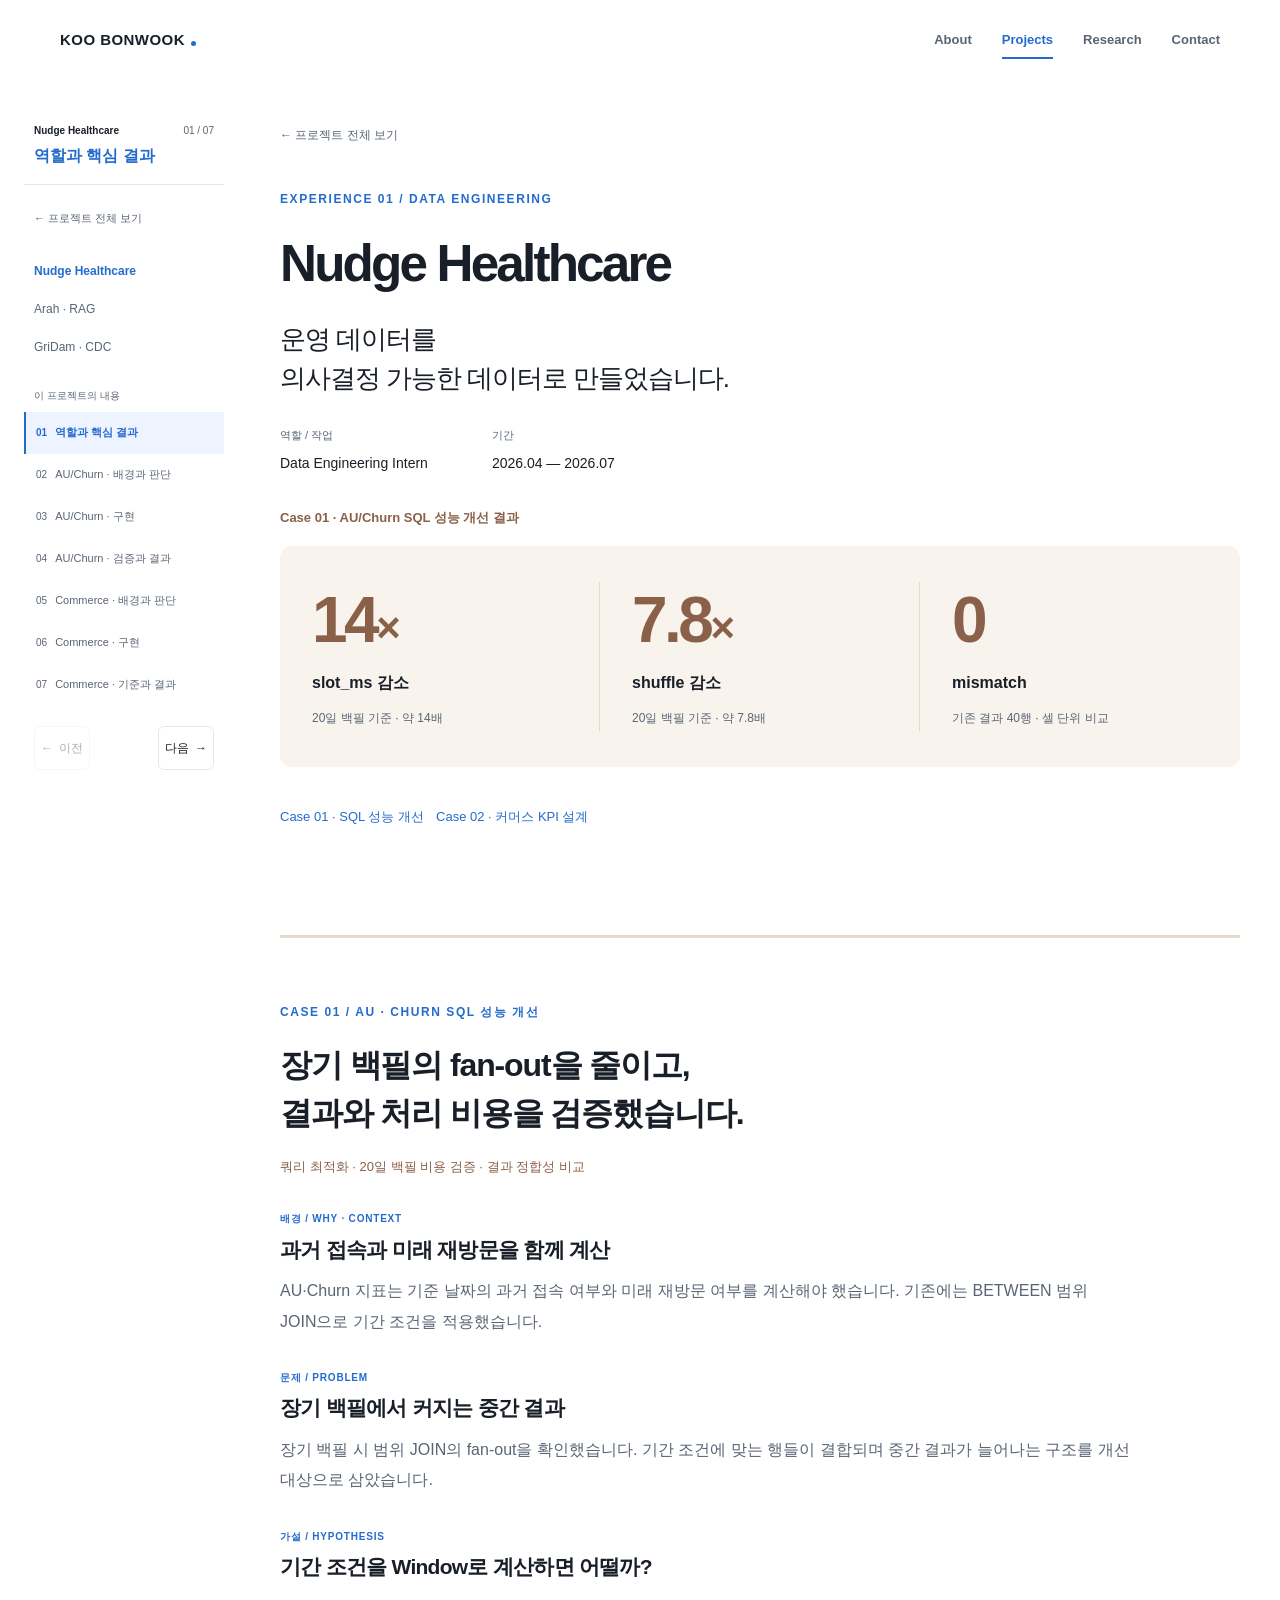
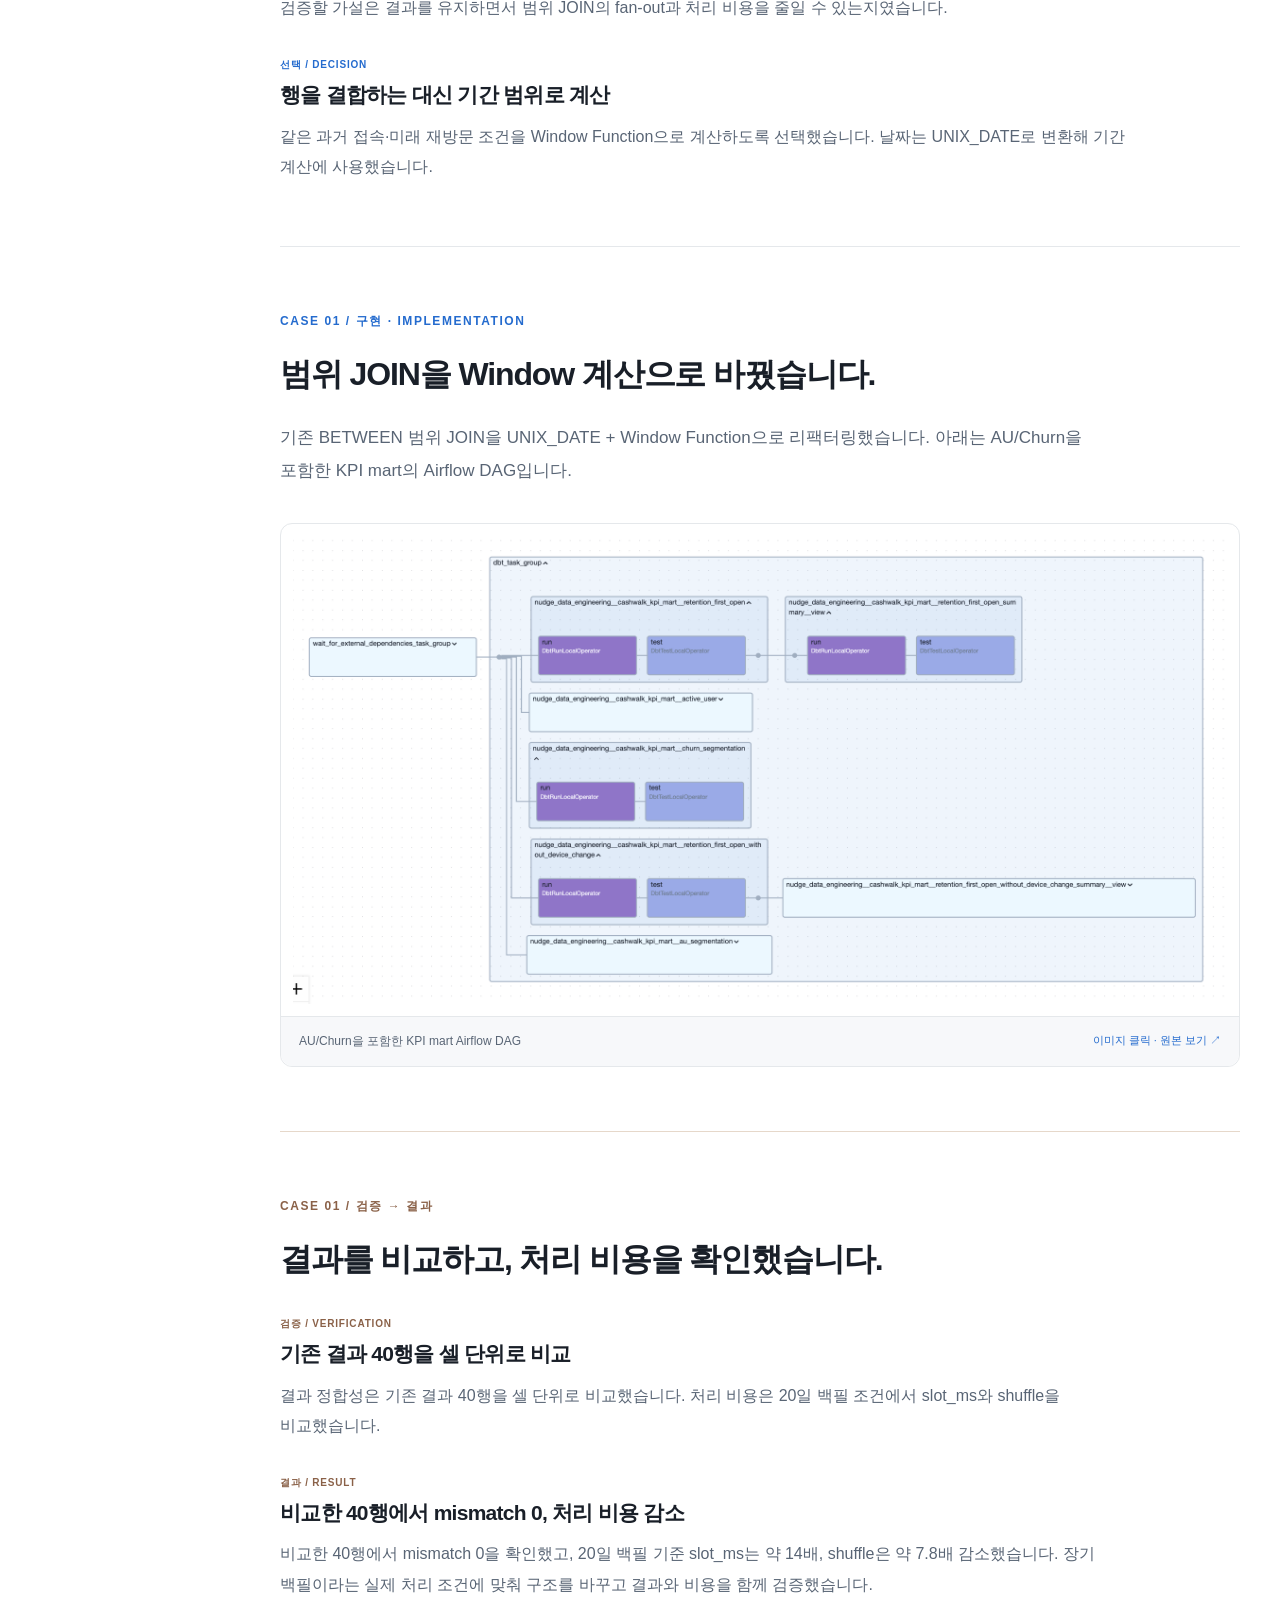
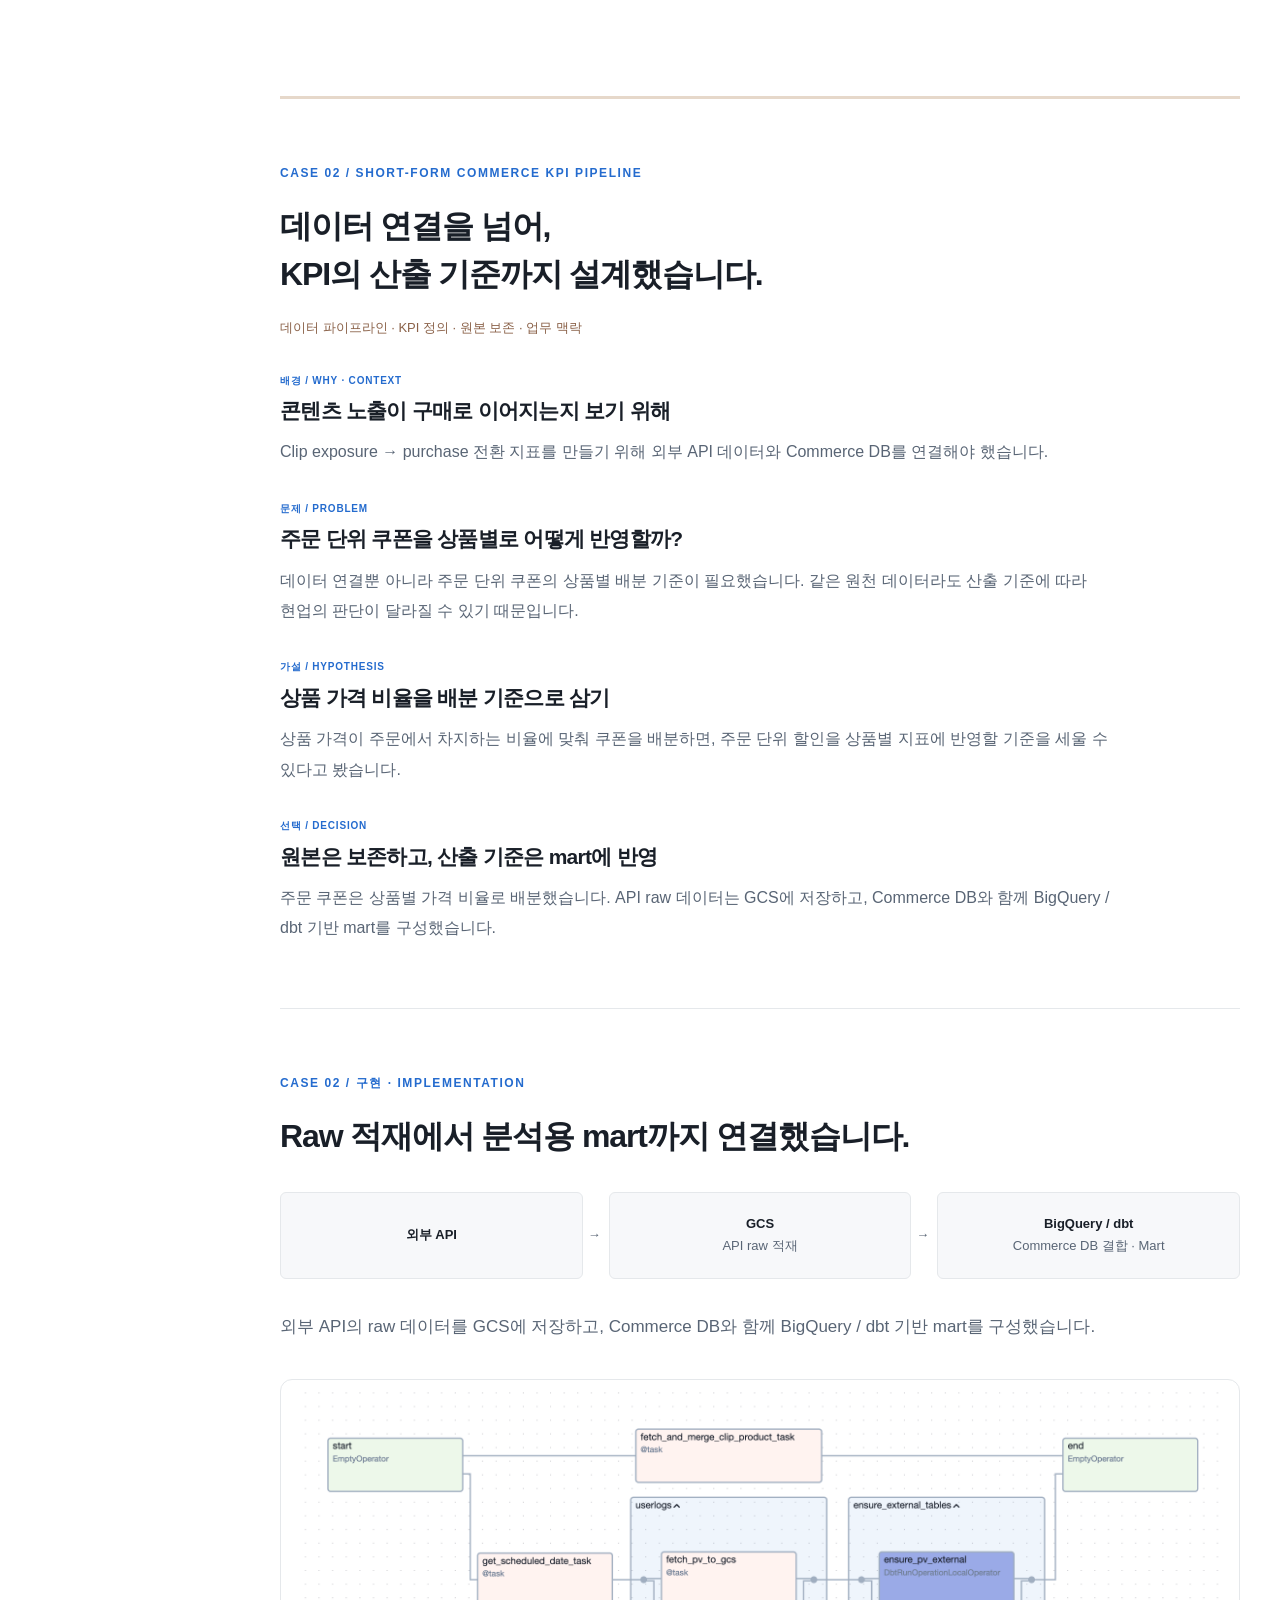
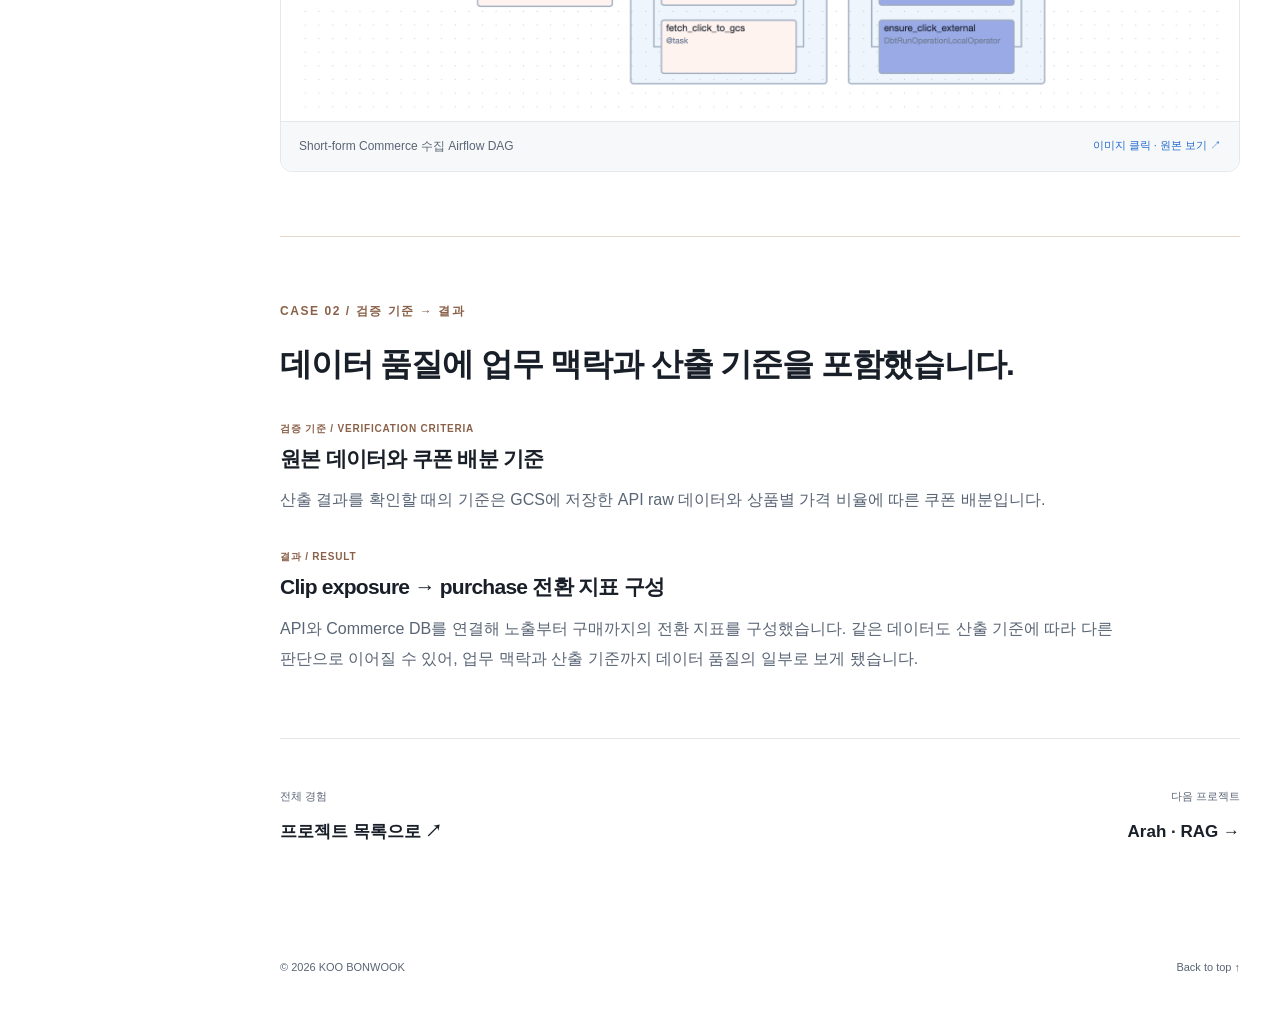
<file: projects/nudge.html>
<!doctype html>
<html lang="ko">
  <head>
    <meta charset="utf-8">
    <meta name="viewport" content="width=device-width, initial-scale=1">
    <title>Nudge Healthcare | KOO BONWOOK</title>
    <meta name="description" content="AU/Churn 계산 구조 개선과 커머스 KPI 파이프라인. 20일 백필 기준 처리 비용과 기존 결과 40행 비교로 검증한 경험입니다.">
    <meta name="theme-color" content="#ffffff">
    <meta property="og:type" content="website">
    <meta property="og:title" content="Nudge Healthcare | KOO BONWOOK">
    <meta property="og:description" content="AU/Churn 계산 구조 개선과 커머스 KPI 파이프라인. 20일 백필 기준 처리 비용과 기존 결과 40행 비교로 검증한 경험입니다.">
    <meta property="og:locale" content="ko_KR">
    <link rel="stylesheet" href="../css/style.css?v=4731fe007e62">
    <script src="../js/main.js?v=7a9b4fb13cc6" defer></script>
  </head>
  <body class="project-page">
    <a class="skip-link" href="#main">본문으로 바로 가기</a>
    <header class="site-header">
      <div class="header-inner">
        <a class="wordmark" href="../index.html?v=5d5d25ad497e#home" aria-label="KOO BONWOOK 홈">KOO BONWOOK<span class="brand-dot" aria-hidden="true"></span></a>
        <button class="menu-toggle" type="button" aria-expanded="false" aria-controls="navigation" aria-label="메뉴 열기"><span></span><span></span></button>
        <nav id="navigation" aria-label="주 메뉴">
          <a href="../index.html?v=5d5d25ad497e#about">About</a><a href="../index.html?v=5d5d25ad497e#work" aria-current="location">Projects</a><a href="../index.html?v=5d5d25ad497e#research">Research</a><a href="../index.html?v=5d5d25ad497e#contact">Contact</a>
        </nav>
      </div>
    </header>
    <aside class="reading-guide" aria-label="포트폴리오 목차" data-context="Nudge Healthcare">
      <div class="reading-status">
        <span class="reading-caption">Nudge Healthcare</span><span class="reading-count">01 / 07</span><strong class="reading-title">역할과 핵심 결과</strong>
      </div>
      <nav class="toc-navigation" aria-label="프로젝트와 본문 목차">
        <a class="back-to-work" href="../index.html?v=5d5d25ad497e#work">← 프로젝트 전체 보기</a>
        <ul class="project-navigation">
          <li>
            <a href="nudge.html?v=5d5d25ad497e" aria-current="page">Nudge Healthcare</a>
          </li>
          <li>
            <a href="arah.html?v=5d5d25ad497e">Arah · RAG</a>
          </li>
          <li>
            <a href="gridam.html?v=5d5d25ad497e">GriDam · CDC</a>
          </li>
        </ul>
        <p class="toc-caption">이 프로젝트의 내용</p>
        <ol class="toc-list">
          <li>
            <a href="#overview" data-section data-label="역할과 핵심 결과" data-nav=""><span>01</span>역할과 핵심 결과</a>
          </li>
          <li>
            <a href="#au-context" data-section data-label="AU/Churn · 배경과 판단" data-nav=""><span>02</span>AU/Churn · 배경과 판단</a>
          </li>
          <li>
            <a href="#au-build" data-section data-label="AU/Churn · 구현" data-nav=""><span>03</span>AU/Churn · 구현</a>
          </li>
          <li>
            <a href="#au-check" data-section data-label="AU/Churn · 검증과 결과" data-nav=""><span>04</span>AU/Churn · 검증과 결과</a>
          </li>
          <li>
            <a href="#commerce-context" data-section data-label="Commerce · 배경과 판단" data-nav=""><span>05</span>Commerce · 배경과 판단</a>
          </li>
          <li>
            <a href="#commerce-build" data-section data-label="Commerce · 구현" data-nav=""><span>06</span>Commerce · 구현</a>
          </li>
          <li>
            <a href="#commerce-check" data-section data-label="Commerce · 기준과 결과" data-nav=""><span>07</span>Commerce · 기준과 결과</a>
          </li>
        </ol>
      </nav>
      <div class="reading-controls">
        <label class="sr-only" for="section-select">본문 목차 또는 다른 프로젝트로 이동</label>
        <select id="section-select">
          <optgroup label="현재 페이지">
            <option value="#overview">01 / 역할과 핵심 결과</option>
            <option value="#au-context">02 / AU/Churn · 배경과 판단</option>
            <option value="#au-build">03 / AU/Churn · 구현</option>
            <option value="#au-check">04 / AU/Churn · 검증과 결과</option>
            <option value="#commerce-context">05 / Commerce · 배경과 판단</option>
            <option value="#commerce-build">06 / Commerce · 구현</option>
            <option value="#commerce-check">07 / Commerce · 기준과 결과</option>
          </optgroup>
          <optgroup label="프로젝트 이동">
            <option value="arah.html?v=5d5d25ad497e">Arah · RAG</option>
            <option value="gridam.html?v=5d5d25ad497e">GriDam · CDC</option>
          </optgroup>
          <option value="../index.html?v=5d5d25ad497e#work">프로젝트 전체 보기</option>
        </select>
        <div class="reading-pagination">
          <a class="reading-previous" href="#overview" aria-disabled="true" tabindex="-1" aria-label="이전 항목 없음">← <span>이전</span></a><a class="reading-next" href="#au-context" aria-label="다음: AU/Churn · 배경과 판단"><span>다음</span> →</a>
        </div>
      </div>
    </aside>
    <main id="main">
      <div class="container detail-container">
        <section class="project-overview" id="overview" aria-labelledby="overview-title">
          <a class="back-to-work" href="../index.html?v=5d5d25ad497e#work">← 프로젝트 전체 보기</a><p class="eyebrow">EXPERIENCE 01 / DATA ENGINEERING</p><h1 id="overview-title">Nudge Healthcare</h1><p class="project-statement">운영 데이터를<br>의사결정 가능한 데이터로 만들었습니다.</p>
          <dl class="project-facts">
            <div>
              <dt>역할 / 작업</dt><dd>Data Engineering Intern</dd>
            </div>
            <div>
              <dt>기간</dt><dd>2026.04 — 2026.07</dd>
            </div>
          </dl>
          <p class="case-metrics-label">Case 01 · AU/Churn SQL 성능 개선 결과</p>
          <div class="metrics">
            <div>
              <strong>14<span>×</span></strong><p>slot_ms 감소</p><span>20일 백필 기준 · 약 14배</span>
            </div>
            <div>
              <strong>7.8<span>×</span></strong><p>shuffle 감소</p><span>20일 백필 기준 · 약 7.8배</span>
            </div>
            <div>
              <strong>0</strong><p>mismatch</p><span>기존 결과 40행 · 셀 단위 비교</span>
            </div>
          </div>
          <nav class="case-outline" aria-label="Nudge 사례 바로가기"><a href="#au-context">Case 01 · SQL 성능 개선</a><a href="#commerce-context">Case 02 · 커머스 KPI 설계</a></nav>
        </section>
        <section class="detail-section case-start" id="au-context" aria-labelledby="au-context-title">
          <p class="eyebrow">CASE 01 / AU · CHURN SQL 성능 개선</p>
          <h2 id="au-context-title">장기 백필의 fan-out을 줄이고,<br>결과와 처리 비용을 검증했습니다.</h2>
          <p class="case-capabilities">쿼리 최적화 · 20일 백필 비용 검증 · 결과 정합성 비교</p>
          <div class="decision-part">
            <p class="stage-label">배경 / WHY · CONTEXT</p><h3>과거 접속과 미래 재방문을 함께 계산</h3><p>AU·Churn 지표는 기준 날짜의 과거 접속 여부와 미래 재방문 여부를 계산해야 했습니다. 기존에는 BETWEEN 범위 JOIN으로 기간 조건을 적용했습니다.</p>
          </div>
          <div class="decision-part">
            <p class="stage-label">문제 / PROBLEM</p><h3>장기 백필에서 커지는 중간 결과</h3><p>장기 백필 시 범위 JOIN의 fan-out을 확인했습니다. 기간 조건에 맞는 행들이 결합되며 중간 결과가 늘어나는 구조를 개선 대상으로 삼았습니다.</p>
          </div>
          <div class="decision-part">
            <p class="stage-label">가설 / HYPOTHESIS</p><h3>기간 조건을 Window로 계산하면 어떨까?</h3><p>검증할 가설은 결과를 유지하면서 범위 JOIN의 fan-out과 처리 비용을 줄일 수 있는지였습니다.</p>
          </div>
          <div class="decision-part">
            <p class="stage-label">선택 / DECISION</p><h3>행을 결합하는 대신 기간 범위로 계산</h3><p>같은 과거 접속·미래 재방문 조건을 Window Function으로 계산하도록 선택했습니다. 날짜는 UNIX_DATE로 변환해 기간 계산에 사용했습니다.</p>
          </div>
        </section>
        <section class="detail-section" id="au-build" aria-labelledby="au-build-title">
          <p class="eyebrow">CASE 01 / 구현 · IMPLEMENTATION</p><h2 id="au-build-title">범위 JOIN을 Window 계산으로 바꿨습니다.</h2><p class="detail-copy">기존 BETWEEN 범위 JOIN을 UNIX_DATE + Window Function으로 리팩터링했습니다. 아래는 AU/Churn을 포함한 KPI mart의 Airflow DAG입니다.</p>
          <figure class="project-figure">
            <a class="project-image-link" href="../assets/images/nudge/au-churn-dag.png" target="_blank" rel="noopener" aria-label="AU/Churn을 포함한 KPI mart Airflow DAG 원본 보기 (새 탭)">
              <img class="project-image" src="../assets/images/nudge/au-churn-dag.png" alt="외부 의존성 대기 이후 active user, churn, AU segmentation 등 dbt 모델의 실행과 테스트를 연결한 Airflow DAG" width="1976" height="990" loading="lazy" decoding="async">
            </a>
            <figcaption><span>AU/Churn을 포함한 KPI mart Airflow DAG</span><span class="image-hint">이미지 클릭 · 원본 보기 ↗</span></figcaption>
          </figure>
        </section>
        <section class="detail-section evidence-section" id="au-check" aria-labelledby="au-check-title">
          <p class="eyebrow">CASE 01 / 검증 → 결과</p><h2 id="au-check-title">결과를 비교하고, 처리 비용을 확인했습니다.</h2>
          <div class="decision-part">
            <p class="stage-label">검증 / VERIFICATION</p><h3>기존 결과 40행을 셀 단위로 비교</h3><p>결과 정합성은 기존 결과 40행을 셀 단위로 비교했습니다. 처리 비용은 20일 백필 조건에서 slot_ms와 shuffle을 비교했습니다.</p>
          </div>
          <div class="decision-part">
            <p class="stage-label">결과 / RESULT</p><h3>비교한 40행에서 mismatch 0, 처리 비용 감소</h3><p>비교한 40행에서 mismatch 0을 확인했고, 20일 백필 기준 slot_ms는 약 14배, shuffle은 약 7.8배 감소했습니다. 장기 백필이라는 실제 처리 조건에 맞춰 구조를 바꾸고 결과와 비용을 함께 검증했습니다.</p>
          </div>
        </section>
        <section class="detail-section case-start" id="commerce-context" aria-labelledby="commerce-context-title">
          <p class="eyebrow">CASE 02 / SHORT-FORM COMMERCE KPI PIPELINE</p>
          <h2 id="commerce-context-title">데이터 연결을 넘어,<br>KPI의 산출 기준까지 설계했습니다.</h2>
          <p class="case-capabilities">데이터 파이프라인 · KPI 정의 · 원본 보존 · 업무 맥락</p>
          <div class="decision-part">
            <p class="stage-label">배경 / WHY · CONTEXT</p><h3>콘텐츠 노출이 구매로 이어지는지 보기 위해</h3><p>Clip exposure → purchase 전환 지표를 만들기 위해 외부 API 데이터와 Commerce DB를 연결해야 했습니다.</p>
          </div>
          <div class="decision-part">
            <p class="stage-label">문제 / PROBLEM</p><h3>주문 단위 쿠폰을 상품별로 어떻게 반영할까?</h3><p>데이터 연결뿐 아니라 주문 단위 쿠폰의 상품별 배분 기준이 필요했습니다. 같은 원천 데이터라도 산출 기준에 따라 현업의 판단이 달라질 수 있기 때문입니다.</p>
          </div>
          <div class="decision-part">
            <p class="stage-label">가설 / HYPOTHESIS</p><h3>상품 가격 비율을 배분 기준으로 삼기</h3><p>상품 가격이 주문에서 차지하는 비율에 맞춰 쿠폰을 배분하면, 주문 단위 할인을 상품별 지표에 반영할 기준을 세울 수 있다고 봤습니다.</p>
          </div>
          <div class="decision-part">
            <p class="stage-label">선택 / DECISION</p><h3>원본은 보존하고, 산출 기준은 mart에 반영</h3><p>주문 쿠폰은 상품별 가격 비율로 배분했습니다. API raw 데이터는 GCS에 저장하고, Commerce DB와 함께 BigQuery / dbt 기반 mart를 구성했습니다.</p>
          </div>
        </section>
        <section class="detail-section" id="commerce-build" aria-labelledby="commerce-build-title">
          <p class="eyebrow">CASE 02 / 구현 · IMPLEMENTATION</p><h2 id="commerce-build-title">Raw 적재에서 분석용 mart까지 연결했습니다.</h2>
          <ol class="flow flow-three" aria-label="커머스 KPI 데이터 흐름">
            <li>
              외부 API
            </li>
            <li>
              GCS<span>API raw 적재</span>
            </li>
            <li>
              BigQuery / dbt<span>Commerce DB 결합 · Mart</span>
            </li>
          </ol>
          <p class="detail-copy">외부 API의 raw 데이터를 GCS에 저장하고, Commerce DB와 함께 BigQuery / dbt 기반 mart를 구성했습니다.</p>
          <figure class="project-figure">
            <a class="project-image-link" href="../assets/images/nudge/commerce-kpi-dag.png" target="_blank" rel="noopener" aria-label="Short-form Commerce 수집 Airflow DAG 원본 보기 (새 탭)">
              <img class="project-image" src="../assets/images/nudge/commerce-kpi-dag.png" alt="상품 정보 병합, PV와 클릭 로그의 GCS 수집, 외부 테이블 생성을 연결한 Airflow DAG" width="1926" height="652" loading="lazy" decoding="async">
            </a>
            <figcaption><span>Short-form Commerce 수집 Airflow DAG</span><span class="image-hint">이미지 클릭 · 원본 보기 ↗</span></figcaption>
          </figure>
        </section>
        <section class="detail-section evidence-section" id="commerce-check" aria-labelledby="commerce-check-title">
          <p class="eyebrow">CASE 02 / 검증 기준 → 결과</p><h2 id="commerce-check-title">데이터 품질에 업무 맥락과 산출 기준을 포함했습니다.</h2>
          <div class="decision-part">
            <p class="stage-label">검증 기준 / VERIFICATION CRITERIA</p><h3>원본 데이터와 쿠폰 배분 기준</h3><p>산출 결과를 확인할 때의 기준은 GCS에 저장한 API raw 데이터와 상품별 가격 비율에 따른 쿠폰 배분입니다.</p>
          </div>
          <div class="decision-part">
            <p class="stage-label">결과 / RESULT</p><h3>Clip exposure → purchase 전환 지표 구성</h3><p>API와 Commerce DB를 연결해 노출부터 구매까지의 전환 지표를 구성했습니다. 같은 데이터도 산출 기준에 따라 다른 판단으로 이어질 수 있어, 업무 맥락과 산출 기준까지 데이터 품질의 일부로 보게 됐습니다.</p>
          </div>
        </section>
        <nav class="project-pager" aria-label="프로젝트 이동">
          <a href="../index.html?v=5d5d25ad497e#work"><span>전체 경험</span><strong>프로젝트 목록으로 ↗</strong></a><a href="arah.html?v=5d5d25ad497e"><span>다음 프로젝트</span><strong>Arah · RAG →</strong></a>
        </nav>
      </div>
    </main>
    <footer class="container site-footer">
      <span>© 2026 KOO BONWOOK</span><a href="#overview">Back to top ↑</a>
    </footer>
  </body>
</html>
</file>
<file: css/style.css>
:root {
  --color-bg:#fff;
  --color-bg-soft:#f7f8fa;
  --color-text:#191f28;
  --color-text-secondary:#596575;
  --color-border:#e5e8eb;
  --color-accent:#246bce;
  --color-support:#8a6148;
  --color-support-soft:#f8f3ed;
  --color-support-border:#e6d8ca;
  --content-width:1160px;
  --header-height:80px;
  --radius:12px;
  --font-sans:Pretendard,-apple-system,BlinkMacSystemFont,"Segoe UI","Noto Sans KR","Apple SD Gothic Neo","Malgun Gothic",sans-serif
}
* {
  box-sizing:border-box
}
html {
  scroll-behavior:smooth;
  scroll-padding-top:calc(var(--header-height) + var(--reader-height, 0px) + 24px)
}
body {
  margin:0;
  background:var(--color-bg);
  color:var(--color-text);
  font-family:var(--font-sans);
  line-height:1.75;
  word-break:keep-all;
  overflow-wrap:break-word;
  -webkit-font-smoothing:antialiased
}
a {
  color:inherit;
  text-decoration:none
}
button {
  font:inherit
}
a,button {
  -webkit-tap-highlight-color:transparent
}
a:focus-visible,button:focus-visible {
  outline:3px solid var(--color-accent);
  outline-offset:6px;
  border-radius:4px
}
[hidden] {
  display:none!important
}
h1,h2,h3,h4,p,figure {
  margin:0
}
h1,h2,h3,h4 {
  line-height:1.35;
  letter-spacing:-.035em
}
h2 {
  font-size:clamp(32px,3.2vw,46px);
  font-weight:750
}
h3 {
  font-size:25px
}
h4 {
  font-size:19px
}
p {
  color:var(--color-text-secondary)
}
.container {
  width:min(var(--content-width),calc(100% - 80px));
  margin-inline:auto
}
.section {
  padding:120px 0
}
.section-soft {
  background:var(--color-bg-soft)
}
.eyebrow {
  color:var(--color-accent);
  font-size:12px;
  font-weight:750;
  letter-spacing:.13em;
  margin-bottom:28px
}
.accent {
  color:var(--color-accent)
}
.skip-link {
  position:fixed;
  top:12px;
  left:12px;
  transform:translateY(-160%);
  z-index:100;
  background:white;
  padding:12px 20px
}
.skip-link:focus {
  transform:none
}
.site-header {
  position:sticky;
  top:0;
  z-index:20;
  background:rgba(255,255,255,.97);
  border-bottom:1px solid transparent;
  transition:border-color .2s
}
.site-header.is-scrolled {
  border-color:var(--color-border)
}
.header-inner {
  height:var(--header-height);
  width:min(var(--content-width),calc(100% - 80px));
  margin:auto;
  display:flex;
  justify-content:space-between;
  align-items:center;
  gap:20px
}
.wordmark {
  display:inline-flex;
  align-items:center;
  gap:6px;
  color:var(--color-text);
  font-size:15px;
  font-weight:800;
  letter-spacing:.03em
}
.brand-dot {
  width:5px;
  height:5px;
  background:var(--color-accent);
  border-radius:50%;
  align-self:flex-end;
  margin-bottom:7px
}
#navigation {
  display:flex;
  gap:30px
}
#navigation a {
  font-size:13px;
  font-weight:550;
  color:var(--color-text-secondary);
  padding:8px 0;
  position:relative
}
#navigation a:hover,#navigation a[aria-current] {
  color:var(--color-accent)
}
#navigation a[aria-current]::after {
  content:"";
  position:absolute;
  height:2px;
  bottom:0;
  left:0;
  right:0;
  background:var(--color-accent)
}
.menu-toggle {
  display:none
}
.hero {
  min-height: min(820px,82svh);
  display:flex;
  flex-direction:column;
  justify-content:space-between;
  padding-top:86px
}
.hero .eyebrow {
  display:flex;
  align-items:center;
  gap:9px;
  font-size:11px
}
.status-dot {
  width:6px;
  height:6px;
  border-radius:50%;
  background:var(--color-accent)
}
h1 {
  font-size:clamp(38px,4.15vw,60px);
  letter-spacing:-.055em;
  line-height:1.32;
  font-weight:780
}
.hero-specialties {
  font-size:15px;
  font-weight:650;
  margin-top:28px;
  color:var(--color-text)
}
.hero-specialties span {
  margin:0 8px;
  color:#a0a8b3
}
.hero-description {
  font-size:16px;
  margin-top:16px
}
.hero-actions {
  display:flex;
  gap:16px;
  margin-top:32px
}
.button {
  display:inline-flex;
  align-items:center;
  gap:30px;
  padding:13px 20px;
  border-radius:8px;
  font-size:13px;
  font-weight:650;
  transition:background .2s
}
.button-primary {
  color:white;
  background:var(--color-accent)
}
.button-primary:hover {
  background:#1957ac
}
.button-text:hover {
  background:var(--color-bg-soft)
}
.hero-bottom {
  display:flex;
  justify-content:space-between;
  gap:24px;
  border-top:1px solid var(--color-border);
  padding:23px 0;
  margin-top:64px;
  font-size:10px;
  letter-spacing:.12em;
  color:var(--color-text-secondary)
}
.hero-bottom a span {
  margin-left:18px
}
.section-intro {
  margin-top:28px;
  font-size:18px;
  line-height:1.9
}
.expertise-grid {
  display:grid;
  grid-template-columns:repeat(3,minmax(0,1fr));
  gap:48px;
  margin-top:64px
}
.expertise {
  border-top:1px solid var(--color-border);
  padding-top:24px
}
.small-index {
  color:var(--color-accent);
  font-size:11px;
  font-weight:650;
  letter-spacing:.08em
}
.expertise h3 {
  margin:22px 0 14px;
  font-size:24px
}
.expertise p {
  font-size:15px;
  line-height:1.9
}
.project-heading {
  display:flex;
  justify-content:space-between;
  align-items:center;
  gap:24px
}
.role {
  font-size:15px;
  margin-top:12px
}
.date {
  font-size:13px;
  white-space:nowrap
}
.project-statement {
  font-size:30px;
  color:var(--color-text);
  line-height:1.5;
  letter-spacing:-.04em;
  margin-top:40px
}
.visual-placeholder {
  margin:48px 0 64px;
  overflow:hidden;
  border:1px solid var(--color-border);
  border-radius:var(--radius);
  background:var(--color-bg-soft)
}
.section-soft .visual-placeholder {
  background:#eef1f5
}
.image-placeholder {
  min-height:310px;
  display:flex;
  flex-direction:column;
  align-items:center;
  justify-content:center;
  gap:14px;
  color:var(--color-text-secondary);
  font-size:12px;
  letter-spacing:.02em
}
.placeholder-symbol {
  font-size:25px;
  color:#8995a5;
  font-weight:300
}
.project-image {
  display:block;
  width:100%;
  height:auto
}
.compact {
  margin-bottom:0
}
.compact .image-placeholder {
  min-height:220px
}
.case-study+.case-study {
  border-top:1px solid var(--color-border);
  margin-top:72px;
  padding-top:64px
}
.case-heading .eyebrow {
  margin-bottom:13px
}
.case-details {
  margin:32px 0 0
}
.case-details>div {
  display:grid;
  grid-template-columns:185px 1fr;
  gap:24px;
  padding:15px 0
}
.case-details dt {
  font-size:13px;
  font-weight:650;
  color:var(--color-text-secondary)
}
.case-details dd {
  margin:0;
  font-size:16px
}
.metrics {
  display:grid;
  grid-template-columns:repeat(3,minmax(0,1fr));
  margin-top:36px;
  padding:36px 0;
  background:var(--color-support-soft);
  border-radius:var(--radius)
}
.metrics>div {
  padding:0 32px;
  border-right:1px solid var(--color-support-border)
}
.metrics>div:last-child {
  border:0
}
.metrics strong {
  font-size:64px;
  line-height:1.2;
  font-weight:750;
  letter-spacing:-.055em;
  color:var(--color-support)
}
.metrics strong span {
  font-size:42px
}
.metrics p {
  font-size:16px;
  font-weight:650;
  color:var(--color-text);
  margin:10px 0 6px
}
.metrics>div>span {
  font-size:12px;
  color:var(--color-text-secondary)
}
.case-lead {
  font-size:25px;
  color:var(--color-text);
  line-height:1.55;
  margin-top:28px;
  letter-spacing:-.035em
}
.flow {
  list-style:none;
  padding:0;
  margin:32px 0;
  display:grid;
  gap:26px
}
.flow-three {
  grid-template-columns:repeat(3,minmax(0,1fr))
}
.flow li {
  background:var(--color-bg-soft);
  border:1px solid var(--color-border);
  padding:20px 12px;
  position:relative;
  border-radius:6px;
  text-align:center;
  font-size:13px;
  font-weight:600;
  display:flex;
  flex-direction:column;
  justify-content:center
}
.flow li+li:before {
  content:"→";
  position:absolute;
  left:-22px;
  color:var(--color-text-secondary);
  font-weight:400
}
.flow li span {
  color:var(--color-text-secondary);
  font-weight:400
}
.text-columns {
  display:grid;
  grid-template-columns:1fr 1fr;
  gap:60px;
  margin-top:32px
}
.text-columns p {
  margin-top:12px;
  font-size:16px
}
.project-label {
  display:flex;
  align-items:center;
  gap:18px;
  flex-wrap:wrap;
  margin-top:28px
}
.project-label h3 {
  font-size:18px
}
.badge {
  font-size:11px;
  color:var(--color-support);
  background:var(--color-support-soft);
  padding:5px 10px;
  border-radius:4px;
  font-weight:650
}
.process-list {
  list-style:none;
  padding:0;
  margin:40px 0 0
}
.process-list li {
  display:grid;
  grid-template-columns:56px 1fr;
  gap:16px;
  border-top:1px solid var(--color-border);
  padding:25px 0
}
.process-list .small-index {
  padding-top:3px
}
.process-list h4 {
  font-size:19px
}
.process-list p {
  margin-top:8px;
  font-size:15px
}
.flow-title {
  margin-top:40px;
  font-size:18px
}
.flow-six {
  grid-template-columns:repeat(6,minmax(0,1fr));
  gap:24px
}
.result-strip {
  display:flex;
  align-items:center;
  justify-content:space-between;
  gap:32px;
  border-top:1px solid var(--color-border);
  padding-top:40px;
  margin-top:48px
}
.result-strip .eyebrow {
  margin-bottom:12px
}
.result-strip h3 {
  font-size:24px
}
.result-strip p:last-child {
  font-size:14px;
  margin-top:8px
}
.result-number {
  display:flex;
  gap:28px;
  align-items:center;
  font-size:48px;
  letter-spacing:-.05em;
  white-space:nowrap
}
.result-number>span:first-child {
  color:var(--color-text-secondary)
}
.result-number .result-arrow {
  font-size:30px;
  color:#8995a5
}
.result-number strong {
  font-size:64px;
  color:var(--color-accent);
  font-weight:750
}
.metric-note {
  font-size:12px;
  margin-top:24px
}
.research-row {
  display:grid;
  grid-template-columns:300px 1fr;
  gap:50px;
  border-top:1px solid var(--color-border);
  padding:40px 0
}
.research-row:first-of-type {
  margin-top:56px
}
.research-row:last-child {
  padding-bottom:0
}
.research-row h3 {
  font-size:23px;
  margin-top:14px
}
.research-row h4 {
  font-size:20px
}
.research-row p {
  font-size:15px;
  margin-top:16px
}
.research-row .codebook {
  font-size:12px;
  background:#eaeef3;
  padding:14px 18px;
  border-radius:6px;
  overflow-wrap:anywhere;
  word-break:normal
}
.award-list {
  display:flex;
  flex-wrap:wrap;
  gap:8px;
  margin-top:20px
}
.principles {
  padding:150px 0
}
.contact h2 {
  font-size:clamp(48px,5.5vw,78px);
  letter-spacing:-.055em;
  line-height:1.1
}
.contact-bottom {
  display:flex;
  align-items:center;
  justify-content:space-between;
  gap:30px;
  margin-top:60px
}
.contact-links {
  display:flex;
  gap:28px;
  font-size:14px
}
.contact-links a:hover {
  color:var(--color-accent)
}
.contact-pending {
  font-size:13px
}
.site-footer {
  display:flex;
  align-items:center;
  justify-content:space-between;
  gap:24px;
  min-height:90px;
  font-size:11px;
  color:var(--color-text-secondary)
}
.reveal.is-pending {
  opacity:0;
  transform:translateY(16px)
}
.reveal {
  transition:opacity .55s ease,transform .55s ease
}
@media(min-width:901px) {
  .flow-six {
    grid-template-columns:repeat(6,minmax(0,1fr))
  }
}
@media(max-width:900px) {
  :root {
    --header-height:72px
  }
  .container,.header-inner {
    width:calc(100% - 48px)
  }
  #navigation {
    gap:20px
  }
  .hero {
    padding-top:66px;
    min-height:740px
  }
  .section {
    padding:88px 0
  }
  .expertise-grid {
    gap:24px
  }
  .project-statement {
    font-size:27px
  }
  .research-row {
    grid-template-columns:220px 1fr;
    gap:30px
  }
  .metrics>div {
    padding:0 22px
  }
  .metrics strong {
    font-size:54px
  }
  .flow-six {
    grid-template-columns:1fr
  }
  .flow-six li+li:before {
    content:"↓";
    left:50%;
    top:-25px;
    transform:translateX(-50%)
  }
  .flow-six li {
    padding:12px
  }
  .image-placeholder {
    min-height:260px
  }
  .principles {
    padding:110px 0
  }
}
@media(max-width:600px) {
  :root {
    --header-height:64px
  }
  .container,.header-inner {
    width:calc(100% - 40px)
  }
  .header-inner {
    flex-wrap:wrap;
    height:auto;
    min-height:var(--header-height)
  }
  .wordmark {
    font-size:13px
  }
  .js .menu-toggle {
    display:flex;
    flex-direction:column;
    align-items:center;
    justify-content:center;
    gap:6px;
    width:44px;
    height:44px;
    background:none;
    border:0;
    cursor:pointer
  }
  .menu-toggle span {
    display:block;
    width:20px;
    height:2px;
    background:var(--color-text);
    transition:transform .2s
  }
  .menu-toggle[aria-expanded=true] span:first-child {
    transform:translateY(4px) rotate(45deg)
  }
  .menu-toggle[aria-expanded=true] span:last-child {
    transform:translateY(-4px) rotate(-45deg)
  }
  #navigation {
    width:100%;
    gap:18px;
    flex-wrap:wrap;
    padding:0 0 18px
  }
  #navigation a {
    font-size:12px
  }
  .js #navigation {
    display:none
  }
  .js #navigation.is-open {
    display:flex;
    flex-direction:column;
    gap:0;
    padding-bottom:16px
  }
  .js #navigation a {
    padding:12px 0;
    font-size:15px
  }
  .js #navigation a[aria-current]::after {
    display:none
  }
  .hero {
    min-height:690px;
    padding-top:56px
  }
  .hero .eyebrow {
    font-size:9px;
    margin-bottom:26px
  }
  h1 {
    font-size:clamp(31px,8.25vw,46px);
    letter-spacing:-.055em
  }
  h2 {
    font-size:31px;
    line-height:1.4
  }
  .hero-specialties {
    font-size:11px;
    margin-top:26px
  }
  .hero-specialties span {
    margin:0 3px
  }
  .hero-description {
    font-size:14px;
    line-height:1.85
  }
  .hero-description br {
    display:none
  }
  .hero-actions {
    gap:8px;
    margin-top:28px
  }
  .button {
    font-size:12px;
    padding:13px 16px;
    gap:20px
  }
  .hero-bottom {
    margin-top:56px;
    font-size:8px;
    gap:14px;
    letter-spacing:.04em
  }
  .hero-bottom>span {
    max-width:145px
  }
  .hero-bottom a {
    align-self:center
  }
  .hero-bottom a span {
    margin-left:6px
  }
  .section {
    padding:72px 0
  }
  .eyebrow {
    font-size:10px;
    margin-bottom:22px
  }
  .section-intro {
    font-size:16px;
    margin-top:24px
  }
  .desktop-break {
    display:none
  }
  .expertise-grid {
    grid-template-columns:1fr;
    gap:28px;
    margin-top:40px
  }
  .expertise {
    padding-top:18px
  }
  .expertise h3 {
    margin:10px 0;
    font-size:22px
  }
  .project-heading {
    display:block
  }
  .date {
    margin-top:18px;
    font-size:12px
  }
  .project-statement {
    font-size:24px;
    margin-top:28px
  }
  .visual-placeholder {
    margin:32px 0 40px
  }
  .image-placeholder {
    min-height:200px
  }
  .compact .image-placeholder {
    min-height:170px
  }
  .case-heading h3 {
    font-size:23px
  }
  .case-details {
    margin-top:24px
  }
  .case-details>div {
    grid-template-columns:1fr;
    gap:6px;
    padding:12px 0
  }
  .case-details dd {
    font-size:15px
  }
  .case-details dt {
    font-size:12px
  }
  .metrics {
    grid-template-columns:1fr;
    padding:8px 24px
  }
  .metrics>div {
    padding:24px 0;
    border-right:0;
    border-bottom:1px solid var(--color-border)
  }
  .metrics strong {
    font-size:54px
  }
  .metrics strong span {
    font-size:34px
  }
  .metrics p {
    margin:6px 0 4px
  }
  .case-study+.case-study {
    margin-top:44px;
    padding-top:40px
  }
  .case-lead {
    font-size:22px
  }
  .flow-three {
    grid-template-columns:1fr;
    gap:24px
  }
  .flow-three li+li:before {
    content:"↓";
    left:50%;
    top:-25px;
    transform:translateX(-50%)
  }
  .flow li {
    padding:14px
  }
  .text-columns {
    grid-template-columns:1fr;
    gap:24px
  }
  .text-columns p {
    font-size:15px
  }
  .process-list li {
    grid-template-columns:30px 1fr;
    gap:12px;
    padding:22px 0
  }
  .process-list h4 {
    font-size:18px
  }
  .process-list p {
    font-size:14px
  }
  .result-strip {
    align-items:flex-start;
    flex-direction:column;
    gap:20px;
    padding-top:28px;
    margin-top:32px
  }
  .result-number {
    font-size:40px
  }
  .result-number strong {
    font-size:56px
  }
  .research-row {
    grid-template-columns:1fr;
    gap:22px;
    padding:32px 0
  }
  .research-row h3 br {
    display:none
  }
  .research-row h3 {
    font-size:23px;
    margin-top:10px
  }
  .research-row h4 {
    font-size:19px
  }
  .research-row:first-of-type {
    margin-top:40px
  }
  .principles {
    padding:90px 0
  }
  .contact h2 {
    font-size:51px
  }
  .contact-bottom {
    align-items:flex-start;
    flex-direction:column;
    gap:24px;
    margin-top:40px
  }
  .site-footer {
    font-size:10px;
    min-height:80px
  }
}
@media(prefers-reduced-motion:reduce) {
  html {
    scroll-behavior:auto
  }
  *,*::before,*::after {
    transition:none!important;
    animation:none!important
  }
  .reveal.is-pending {
    opacity:1;
    transform:none
  }
}
.profile-line {
  margin-top:24px;
  font-size:14px;
  color:var(--color-text)
}
.profile-line span {
  color:var(--color-text-secondary);
  margin:0 8px
}

/* Reading guide: a persistent project index, compact on smaller screens. */
.sr-only {
  position: absolute;
  width: 1px;
  height: 1px;
  padding: 0;
  margin: -1px;
  overflow: hidden;
  clip-path: inset(50%);
  white-space: nowrap;
}
.hero-profile {
  display: flex;
  align-items: center;
  gap: 18px;
  margin-bottom: 30px;
}
.profile-photo {
  display: block;
  width: 68px;
  height: auto;
  border: 1px solid var(--color-border);
  border-radius: 8px;
}
.profile-name { color: var(--color-text); font-size: 17px; font-weight: 700; }
.profile-name span { display: block; font-size: 10px; letter-spacing: .08em; margin-top: 2px; }
.profile-affiliation { font-size: 12px; margin-top: 5px; }
.reading-guide {
  z-index: 15;
  background: var(--color-bg);
  border-bottom: 1px solid var(--color-border);
  padding: 14px 24px;
}
.reading-status {
  display: grid;
  grid-template-columns: 1fr auto;
  gap: 2px 12px;
}
.reading-caption, .reading-count { font-size: 10px; color: var(--color-text-secondary); }
.reading-count { font-variant-numeric: tabular-nums; }
.reading-title { grid-column: 1 / -1; font-size: 15px; color: var(--color-accent); }
.toc-navigation { display: block; padding: 0; width: auto; }
.toc-list { list-style: none; margin: 22px 0; padding: 0; }
.toc-list a {
  display: flex;
  align-items: center;
  gap: 12px;
  min-height: 42px;
  padding: 8px 10px;
  font-size: 12px;
  color: var(--color-text-secondary);
  border-left: 2px solid transparent;
}
.toc-list a span { font-size: 10px; font-variant-numeric: tabular-nums; }
.toc-list a:hover { background: var(--color-bg-soft); color: var(--color-accent); }
.toc-list a[aria-current] {
  color: var(--color-accent);
  background: #edf4ff;
  border-left-color: var(--color-accent);
  font-weight: 700;
}
.reading-controls { display: none; }
.js .reading-controls { display: flex; gap: 12px; align-items: center; }
.reading-pagination { display: flex; gap: 8px; }
.reading-pagination a {
  display: inline-flex;
  align-items: center;
  justify-content: center;
  gap: 6px;
  min-width: 56px;
  min-height: 44px;
  font-size: 12px;
  border: 1px solid var(--color-border);
  border-radius: 6px;
}
.reading-pagination a:hover { background: var(--color-bg-soft); }
.reading-pagination a[aria-disabled="true"] { opacity: .35; cursor: default; }
#section-select {
  min-width: 0;
  min-height: 44px;
  flex: 1;
  border: 1px solid var(--color-border);
  border-radius: 6px;
  padding: 8px;
  background: var(--color-bg);
  color: var(--color-text);
  font: inherit;
  font-size: 12px;
}
#section-select:focus-visible { outline: 3px solid var(--color-accent); outline-offset: 3px; }
@media (min-width: 1280px) {
  main, .site-footer { padding-left: 240px; }
  main .container { width: min(var(--content-width), calc(100% - 80px)); }
  .site-footer { width: calc(100% - 80px); }
  .hero { padding-top: 48px; }
  h1 { font-size: clamp(42px, 3.6vw, 58px); }
  .reading-guide {
    position: fixed;
    top: calc(var(--header-height) + 24px);
    left: 24px;
    bottom: 24px;
    width: 200px;
    padding: 0 0 18px;
    border-bottom: 0;
    overflow-y: auto;
  }
  .reading-status {
    position: sticky;
    top: 0;
    z-index: 2;
    padding: 18px 10px 14px;
    background: var(--color-bg);
    border-bottom: 1px solid var(--color-border);
  }
  .reading-title { font-size: 16px; }
  .reading-controls { padding: 0 10px; }
  #section-select { display: none; }
  .reading-pagination { width: 100%; justify-content: space-between; }
}
@media (max-width: 1279px) {
  .js { --reader-height: 122px; }
  .js .reading-guide { position: sticky; top: var(--header-height); height: var(--reader-height); }
  .js .toc-navigation { display: none; }
  .reading-status { margin-bottom: 8px; }
  .toc-list { display: flex; flex-wrap: wrap; gap: 8px; }
  .hero { padding-top: 40px; }
}
@media (max-width: 600px) {
  .reading-guide { padding: 12px 20px; }
  .reading-caption, .reading-count { font-size: 9px; }
  .reading-title { font-size: 14px; }
  .reading-pagination a { min-width: 44px; }
  .reading-pagination span { display: none; }
  .hero-profile { gap: 14px; margin-bottom: 26px; }
  .profile-photo { width: 54px; }
  .profile-name { font-size: 15px; }
  .profile-affiliation { font-size: 11px; }
}

/* A short overview leads to self-contained project case studies. */
.home-page .hero { min-height: 620px; padding-top: 40px; }
.home-page .hero-profile { margin-bottom: 22px; }
.home-page .hero-bottom { margin-top: 40px; }
.selected-work { padding-top: 64px; }
.work-row {
  display: grid;
  grid-template-columns: minmax(220px, .8fr) minmax(0, 1.5fr);
  gap: 48px;
  padding: 40px 0;
  border-top: 1px solid var(--color-border);
}
.work-row:first-of-type { margin-top: 48px; }
.work-row:last-child { padding-bottom: 0; }
.work-identity h3 { margin: 12px 0; font-size: 25px; }
.work-identity a:hover { color: var(--color-accent); }
.work-identity p { font-size: 12px; }
.work-summary h4 { font-size: 20px; line-height: 1.6; }
.work-summary > p { margin-top: 12px; font-size: 15px; }
.work-summary .work-evidence { margin-top: 22px; color: var(--color-support); }
.work-summary .work-note { font-size: 12px; margin-top: 5px; }
.detail-link {
  display: inline-flex;
  align-items: center;
  gap: 20px;
  min-height: 44px;
  margin-top: 18px;
  font-size: 13px;
  font-weight: 650;
  color: var(--color-accent);
}
.detail-link:hover { text-decoration: underline; text-underline-offset: 5px; }
.toc-caption { margin: 20px 10px 8px; font-size: 10px; color: var(--color-text-secondary); }
.toc-list + .toc-caption {
  border-top: 1px solid var(--color-border);
  padding-top: 20px;
}
.toc-list { margin: 8px 0 20px; }
.project-navigation { list-style: none; margin: 12px 0; padding: 0; }
.project-navigation a {
  display: flex;
  justify-content: space-between;
  align-items: center;
  min-height: 38px;
  padding: 6px 10px;
  font-size: 12px;
  color: var(--color-text-secondary);
}
.project-navigation a:hover, .project-navigation a[aria-current] { color: var(--color-accent); }
.project-navigation a[aria-current] { font-weight: 750; }
.back-to-work { display: inline-flex; align-items: center; min-height: 44px; font-size: 12px; color: var(--color-text-secondary); }
.back-to-work:hover { color: var(--color-accent); }
.reading-guide .back-to-work { margin: 12px 10px 0; font-size: 11px; }
.project-page .reading-caption { color: var(--color-text); font-weight: 650; }
.project-page .toc-list a { font-size: 11px; gap: 8px; }
.project-overview { padding: 32px 0 64px; }
.project-overview .back-to-work { margin-bottom: 32px; }
.project-overview .eyebrow { margin-bottom: 20px; }
.project-overview h1 { font-size: clamp(36px, 4vw, 54px); }
.project-overview .project-statement { margin-top: 22px; font-size: 26px; }
.project-facts { display: flex; flex-wrap: wrap; gap: 24px 64px; margin: 28px 0 0; }
.project-facts dt { font-size: 11px; color: var(--color-text-secondary); }
.project-facts dd { margin: 6px 0 0; font-size: 14px; }
.outcome-summary { margin-top: 36px; padding: 28px 32px; background: var(--color-support-soft); border-radius: var(--radius); }
.outcome-summary > strong { font-size: 30px; letter-spacing: -.03em; color: var(--color-support); }
.outcome-summary p { margin: 8px 0 14px; font-size: 15px; }
.outcome-context { font-size: 12px; color: var(--color-text-secondary); }
.detail-section { padding: 64px 0; border-top: 1px solid var(--color-border); }
.detail-section h2 { font-size: 32px; line-height: 1.5; max-width: 850px; }
.detail-section .eyebrow { margin-bottom: 18px; }
.detail-copy { margin-top: 24px; max-width: 850px; font-size: 17px; line-height: 1.9; }
.detail-section .visual-placeholder { margin-bottom: 0; }
.decision-part { margin-top: 32px; max-width: 850px; }
.stage-label { font-size: 10px; font-weight: 650; letter-spacing: .08em; color: var(--color-accent); }
.decision-part h3 { font-size: 21px; margin-top: 8px; }
.decision-part > p:last-child { margin-top: 12px; font-size: 16px; line-height: 1.9; }
.detail-section .process-list h3 { font-size: 20px; }
.project-pager { display: grid; grid-template-columns: 1fr 1fr; gap: 28px; border-top: 1px solid var(--color-border); padding: 36px 0 64px; }
.project-pager a { display: flex; flex-direction: column; gap: 10px; padding: 12px 0; }
.project-pager a:last-child { text-align: right; }
.project-pager span { font-size: 11px; color: var(--color-text-secondary); }
.project-pager strong { font-size: 17px; font-weight: 650; }
.project-pager a:hover strong { color: var(--color-accent); }
@media (max-width: 900px) {
  .work-row { grid-template-columns: minmax(180px, .8fr) minmax(0, 1.3fr); gap: 28px; }
  .work-identity h3 { font-size: 22px; }
}
@media (max-width: 600px) {
  .home-page .hero { min-height: 620px; padding-top: 32px; }
  .work-row { grid-template-columns: 1fr; gap: 24px; padding: 32px 0; }
  .selected-work { padding-top: 56px; }
  .work-row:first-of-type { margin-top: 32px; }
  .work-summary h4 { font-size: 19px; }
  .project-overview { padding: 20px 0 44px; }
  .project-overview .back-to-work { margin-bottom: 20px; }
  .project-overview h1 { font-size: 35px; }
  .project-overview .project-statement { font-size: 22px; }
  .project-facts { gap: 18px; flex-direction: column; }
  .project-facts dd { font-size: 13px; }
  .outcome-summary { padding: 22px; }
  .outcome-summary > strong { font-size: 25px; }
  .outcome-summary p { font-size: 14px; }
  .detail-section { padding: 44px 0; }
  .detail-section h2 { font-size: 26px; }
  .detail-copy { font-size: 15px; }
  .decision-part h3 { font-size: 19px; }
  .decision-part > p:last-child { font-size: 15px; }
  .project-pager { gap: 16px; }
  .project-pager strong { font-size: 14px; }
}

/* Blue guides navigation; muted brown and sand highlight expertise and evidence. */
.status-dot { background: var(--color-support); }
.hero-bottom > span { color: var(--color-support); }
.work-identity > .small-index {
  display: inline-block;
  padding: 4px 9px;
  border-radius: 4px;
  color: var(--color-support);
  background: var(--color-support-soft);
}
.home-page #about { background: var(--color-support-soft); }
.home-page #about .eyebrow,
.home-page #about .small-index,
.principles .accent,
.principles .small-index,
.evidence-section > .eyebrow,
.evidence-section .stage-label { color: var(--color-support); }
.home-page #about .expertise { border-color: var(--color-support-border); }
.evidence-section { border-top-color: var(--color-support-border); }
@media (max-width: 600px) {
  .metrics > div { border-bottom-color: var(--color-support-border); }
}

.contact-links { flex-wrap: wrap; gap: 20px 36px; }
.contact-links a { display: block; padding: 6px 0; }
.contact-label {
  display: block;
  margin-bottom: 5px;
  font-size: 10px;
  font-weight: 650;
  letter-spacing: .06em;
  color: var(--color-text-secondary);
}

/* Keep diagrams uncropped and let readers open the original at full size. */
.project-figure {
  margin-top: 36px;
  border: 1px solid var(--color-border);
  border-radius: var(--radius);
  background: var(--color-bg);
}
.project-image-link {
  display: block;
  padding: 12px;
  border-radius: var(--radius) var(--radius) 0 0;
  cursor: zoom-in;
}
.project-figure figcaption {
  display: flex;
  justify-content: space-between;
  flex-wrap: wrap;
  gap: 8px 20px;
  padding: 14px 18px;
  border-top: 1px solid var(--color-border);
  border-radius: 0 0 var(--radius) var(--radius);
  background: var(--color-bg-soft);
  color: var(--color-text-secondary);
  font-size: 12px;
}
.image-hint { color: var(--color-accent); font-size: 11px; }
@media (max-width: 600px) {
  .project-image-link { padding: 6px; }
  .project-figure figcaption { padding: 12px 14px; }
}

/* Recruiter scan: role first, one lead experience, compact section links. */
.home-page .hero .eyebrow { font-size: 17px; font-weight: 700; letter-spacing: -.02em; }
.hero-experience { display: block; margin-bottom: 8px; }
.work-featured .work-identity h3 { font-size: 30px; }
.work-featured .work-evidence strong { font-size: inherit; letter-spacing: inherit; }
.work-featured .work-evidence > span { display: inline; }
.case-outline { display: flex; flex-wrap: wrap; align-items: center; gap: 8px 12px; margin-top: 28px; font-size: 13px; }
.case-outline a { display: inline-flex; align-items: center; min-height: 44px; color: var(--color-accent); }
.case-outline a:hover { text-decoration: underline; text-underline-offset: 4px; }
.case-outline > span { color: var(--color-text-secondary); }
.dag-gallery { display: grid; grid-template-columns: repeat(2, minmax(0, 1fr)); align-items: start; gap: 20px; margin-top: 36px; }
.dag-gallery .project-figure { margin: 0; min-width: 0; }
@media (max-width: 600px) {
  .dag-gallery { grid-template-columns: 1fr; }
}
@media (max-width: 600px) {
  .home-page .hero { min-height: auto; padding-bottom: 24px; }
  .home-page .hero .eyebrow { font-size: 15px; }
  .home-page .hero-specialties { font-size: 12px; margin-top: 20px; }
  .home-page .hero-actions { gap: 8px; }
  .work-featured .work-identity h3 { font-size: 27px; }
}

/* Separate Nudge cases with existing colors and open typography. */
.case-metrics-label { margin-top: 32px; color: var(--color-support); font-size: 13px; font-weight: 650; }
.case-metrics-label + .metrics { margin-top: 16px; }
.detail-section.case-start { margin-top: 32px; border-top: 3px solid var(--color-support-border); }
.case-capabilities { margin-top: 18px; font-size: 13px; color: var(--color-support); line-height: 1.8; }
</file>
